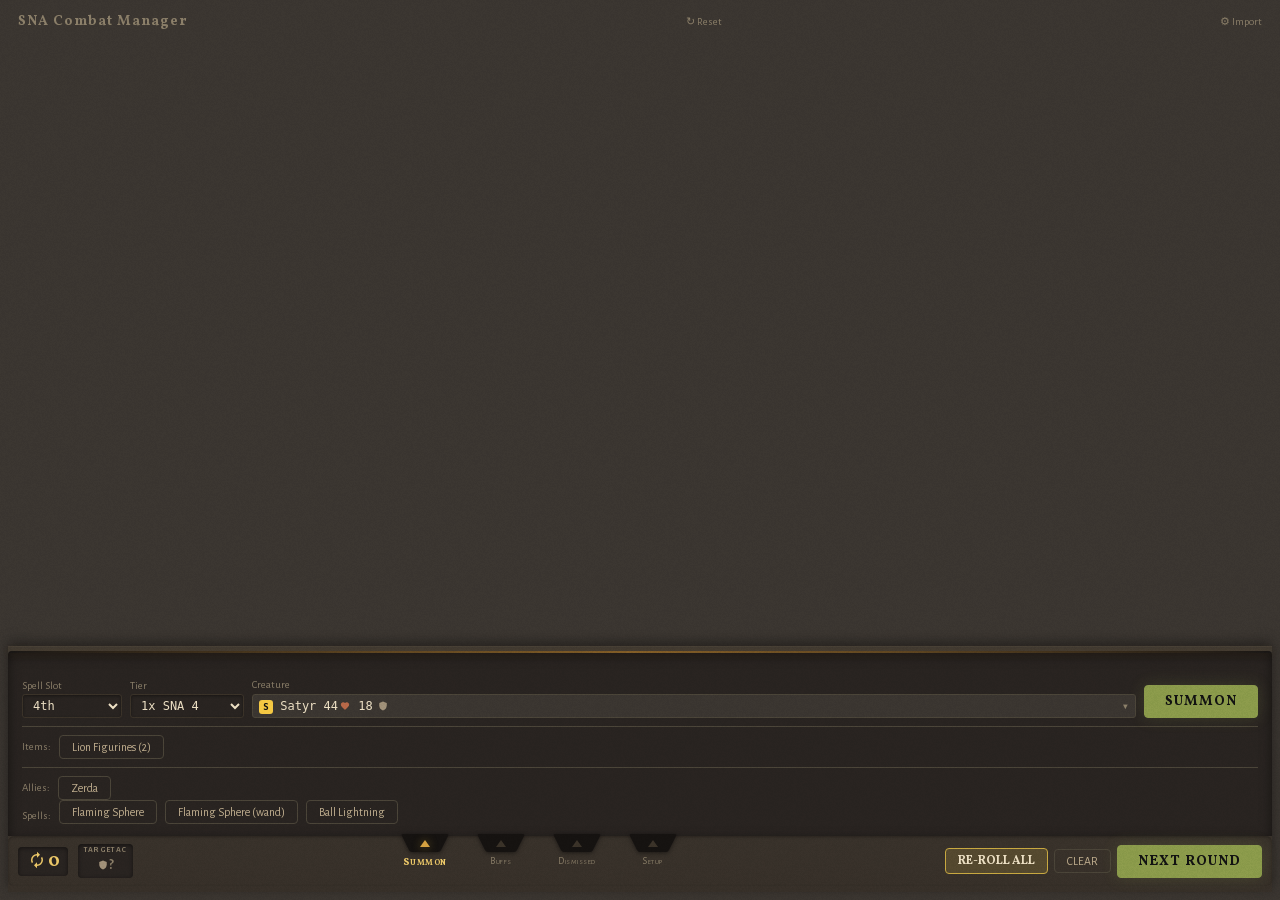
<file: index.html>
<!DOCTYPE html>
<html lang="en">
<head>
<meta charset="UTF-8">
<meta name="viewport" content="width=device-width, initial-scale=1.0">
<title>SNA Combat Manager</title>
<link rel="stylesheet" href="style.css">
</head>
<body>

<!-- ═══ Title Bar ═══ -->
<div class="title-bar">
  <span class="app-title">SNA Combat Manager</span>
  <span class="import-toggle reset-toggle" onclick="resetApp()">↻ Reset</span>
  <span class="import-toggle" onclick="document.getElementById('import-tray').classList.toggle('open')">⚙ Import</span>
</div>

<!-- ═══ Import Tray (Claude JSON) — hidden by default ═══ -->
<div class="panel import-tray" id="import-tray">
  <div class="row">
    <textarea id="inp-import" class="import-textarea" placeholder='{"slot":4,"tier":"lower","creature":"Leopard","buffs":["prayer"]}'></textarea>
    <button class="sm import-btn" onclick="doImport()">Import</button>
  </div>
</div>


<!-- ═══ Creatures + Spell Cards (main viewport) ═══ -->
<div id="creatures-out"></div>

<!-- ═══ Numpad Popup ═══ -->
<div class="numpad" id="numpad">
  <div class="numpad-label" id="np-label"></div>
  <div class="numpad-display" id="np-display" onclick="numpadClear()"></div>
  <div class="numpad-grid">
    <button onclick="numpadKey('7')">7</button><button onclick="numpadKey('8')">8</button><button onclick="numpadKey('9')">9</button>
    <button onclick="numpadKey('4')">4</button><button onclick="numpadKey('5')">5</button><button onclick="numpadKey('6')">6</button>
    <button onclick="numpadKey('1')">1</button><button onclick="numpadKey('2')">2</button><button onclick="numpadKey('3')">3</button>
    <button id="np-sign-btn" onclick="numpadKey('sign')">±</button><button onclick="numpadKey('0')">0</button><button class="np-ok" onclick="numpadKey('ok')">✓</button>
  </div>
</div>

<!-- ═══ Bottom Dock ═══ -->
<div class="bottom-dock">
  <!-- Tray panels (slide up independently) -->
  <div class="tray-panel" id="tray-summon">
    <div class="panel bar-summon">
      <div class="row">
        <div><label>Spell Slot</label><select id="inp-slot" onchange="updTiers()">
          <option value="1">1st</option><option value="2">2nd</option><option value="3">3rd</option>
          <option value="4" selected>4th</option><option value="5">5th</option><option value="6">6th</option>
          <option value="7">7th</option><option value="8">8th</option><option value="9">9th</option>
        </select></div>
        <div><label>Tier</label><select id="inp-tier" onchange="updCreatures()"></select></div>
        <div class="cdrop" id="creature-drop">
          <label>Creature</label>
          <div class="cdrop-display" onclick="toggleCreatureDrop()"><span id="cdrop-text">Select...</span></div>
          <div class="cdrop-list">
            <div id="cdrop-items"></div>
            <input class="cdrop-search" type="text" placeholder="Search..." oninput="filterCreatures(this.value)">
          </div>
        </div>
        <div><label>&nbsp;</label><button class="go" onclick="doSummon()">SUMMON</button></div>
      </div>
      <div class="row bar-items">
        <label class="label-inline">Items:</label>
        <button onclick="summonLions()">Lion Figurines (2)</button>
      </div>
      <div class="row bar-items">
        <label class="label-inline">Allies:</label>
        <button onclick="addCompanion('zerda')">Zerda</button>
      </div>
      <div class="row bar-spells">
        <label class="label-inline">Spells:</label>
        <button onclick="addSpell('sphere')">Flaming Sphere</button>
        <button onclick="addSpell('sphere_wand')">Flaming Sphere (wand)</button>
        <button onclick="addSpell('ball_lightning')">Ball Lightning</button>
      </div>
    </div>
  </div>
  <div class="tray-panel" id="tray-buffs">
    <div class="panel chip-row bar-buffs">
      <span class="chip" data-buff="prayer" onclick="tBuff(this)">Prayer +1a/d</span>
      <span class="chip" data-buff="bless" onclick="tBuff(this)">Bless +1a</span>
      <span class="chip" data-buff="destruction" onclick="tBuff(this)">Destruct +4d</span>
      <span class="chip" data-buff="justice" onclick="tBuff(this)">Justice +3a</span>
      <span class="chip" data-buff="smiting" onclick="tBuff(this)">Smiting</span>
      <span class="chip" data-buff="haste" onclick="tBuff(this)">Haste +1a</span>
      <span class="chip" data-buff="heroism" onclick="tBuff(this)">Heroism +2a</span>
      <span class="chip" data-buff="fh4" onclick="tBuff(this)">Fast Heal 4</span>
      <span class="chip" data-buff="gmf" onclick="tBuff(this)" title="One natural weapon. +1 per 4 caster levels (max +5). Applies to all attack rows of one natural weapon (e.g. both of Zerda's bites).">Gtr Magic Fang</span>
      <span class="chip" data-buff="gmfAll" onclick="tBuff(this)" title="Alternative mode: all of the creature's natural weapons get a flat +1, regardless of caster level.">GMF all +1</span>
    </div>
  </div>
  <div class="tray-panel" id="tray-dismissed">
    <div class="panel bar-dismissed" id="dismissed-content"></div>
  </div>
  <div class="tray-panel" id="tray-setup">
    <div class="panel bar-setup">
      <div class="row">
        <div><label>Caster Level</label><input type="number" id="inp-cl" value="10" min="1" max="20"></div>
        <div><label>Cast Mod</label><input type="number" id="inp-cmod" value="7" min="-2" max="15" title="Casting stat modifier (Wis for Druid)"></div>
      </div>
      <div class="chip-row">
        <label class="label-inline">Feats:</label>
        <span class="chip" data-feat="augment" onclick="tFeat(this)">Augment Summoning</span>
        <span class="chip" data-feat="superior" onclick="tFeat(this)">Superior Summoning</span>
        <span class="chip" data-feat="moonlight" onclick="tFeat(this)">Moonlight Summons</span>
        <span class="chip" data-feat="starlight" onclick="tFeat(this)">Starlight Summons</span>
      </div>
    </div>
  </div>

  <!-- Round bar with tray tab buttons -->
  <div class="panel combat-bar" id="round-bar">
    <div class="round-display"><svg class="icon icon-round" viewBox="0 0 24 24"><path fill="currentColor" d="M12 6v3l4-4l-4-4v3a8 8 0 0 0-8 8c0 1.57.46 3.03 1.24 4.26L6.7 14.8A5.9 5.9 0 0 1 6 12a6 6 0 0 1 6-6m6.76 1.74L17.3 9.2c.44.84.7 1.8.7 2.8a6 6 0 0 1-6 6v-3l-4 4l4 4v-3a8 8 0 0 0 8-8c0-1.57-.46-3.03-1.24-4.26"/></svg><span id="disp-rd">0</span></div>
    <span class="round-ac ac-tap" onclick="openNumpad('ac',null,this)"><span class="ac-tap-label">TARGET AC</span><span><svg class="icon icon-sm icon-ac" viewBox="0 0 24 24"><path fill="currentColor" d="M12 1L3 5v6c0 5.55 3.84 10.74 9 12c5.16-1.26 9-6.45 9-12V5z"/></svg><span id="disp-ac" class="ac-val empty">?</span></span></span>
    <input type="hidden" id="ref-ac" value="">
    <div class="tray-tabs">
      <button class="tray-tab" onclick="toggleTray('summon')" id="tab-summon"><svg class="notch-svg" width="48" height="18" viewBox="0 0 48 18"><path class="notch-shape" d="M2,0 L46,0 Q48,0 47,2 L40,16 Q39,18 37,18 L11,18 Q9,18 8,16 L1,2 Q0,0 2,0 Z"/><polygon class="notch-chev" points="24,6 19,13 29,13"/></svg><span class="notch-label">Summon</span></button>
      <button class="tray-tab" onclick="toggleTray('buffs')" id="tab-buffs"><svg class="notch-svg" width="48" height="18" viewBox="0 0 48 18"><path class="notch-shape" d="M2,0 L46,0 Q48,0 47,2 L40,16 Q39,18 37,18 L11,18 Q9,18 8,16 L1,2 Q0,0 2,0 Z"/><polygon class="notch-chev" points="24,6 19,13 29,13"/></svg><span class="notch-label">Buffs</span></button>
      <button class="tray-tab" onclick="toggleTray('dismissed')" id="tab-dismissed"><svg class="notch-svg" width="48" height="18" viewBox="0 0 48 18"><path class="notch-shape" d="M2,0 L46,0 Q48,0 47,2 L40,16 Q39,18 37,18 L11,18 Q9,18 8,16 L1,2 Q0,0 2,0 Z"/><polygon class="notch-chev" points="24,6 19,13 29,13"/></svg><span class="notch-label">Dismissed</span></button>
      <button class="tray-tab" onclick="toggleTray('setup')" id="tab-setup"><svg class="notch-svg" width="48" height="18" viewBox="0 0 48 18"><path class="notch-shape" d="M2,0 L46,0 Q48,0 47,2 L40,16 Q39,18 37,18 L11,18 Q9,18 8,16 L1,2 Q0,0 2,0 Z"/><polygon class="notch-chev" points="24,6 19,13 29,13"/></svg><span class="notch-label">Setup</span></button>
    </div>
    <div class="round-actions">
      <button class="act" onclick="reroll()">RE-ROLL ALL</button>
      <button onclick="clearAll()">CLEAR</button>
      <button class="go" onclick="nextRound()">NEXT ROUND</button>
    </div>
  </div>
</div>

<!-- ═══ Stat Block Popover ═══ -->
<div class="stat-popover-scrim" id="stat-popover-scrim" onclick="closeStatPopover()">
  <div class="stat-popover" id="stat-popover" onclick="event.stopPropagation()">
    <button class="stat-popover-close" onclick="closeStatPopover()">&times;</button>
    <div id="stat-popover-content"></div>
  </div>
</div>

<script src="bestiary.js"></script>
<script src="app.js"></script>
</body>
</html>
</file>
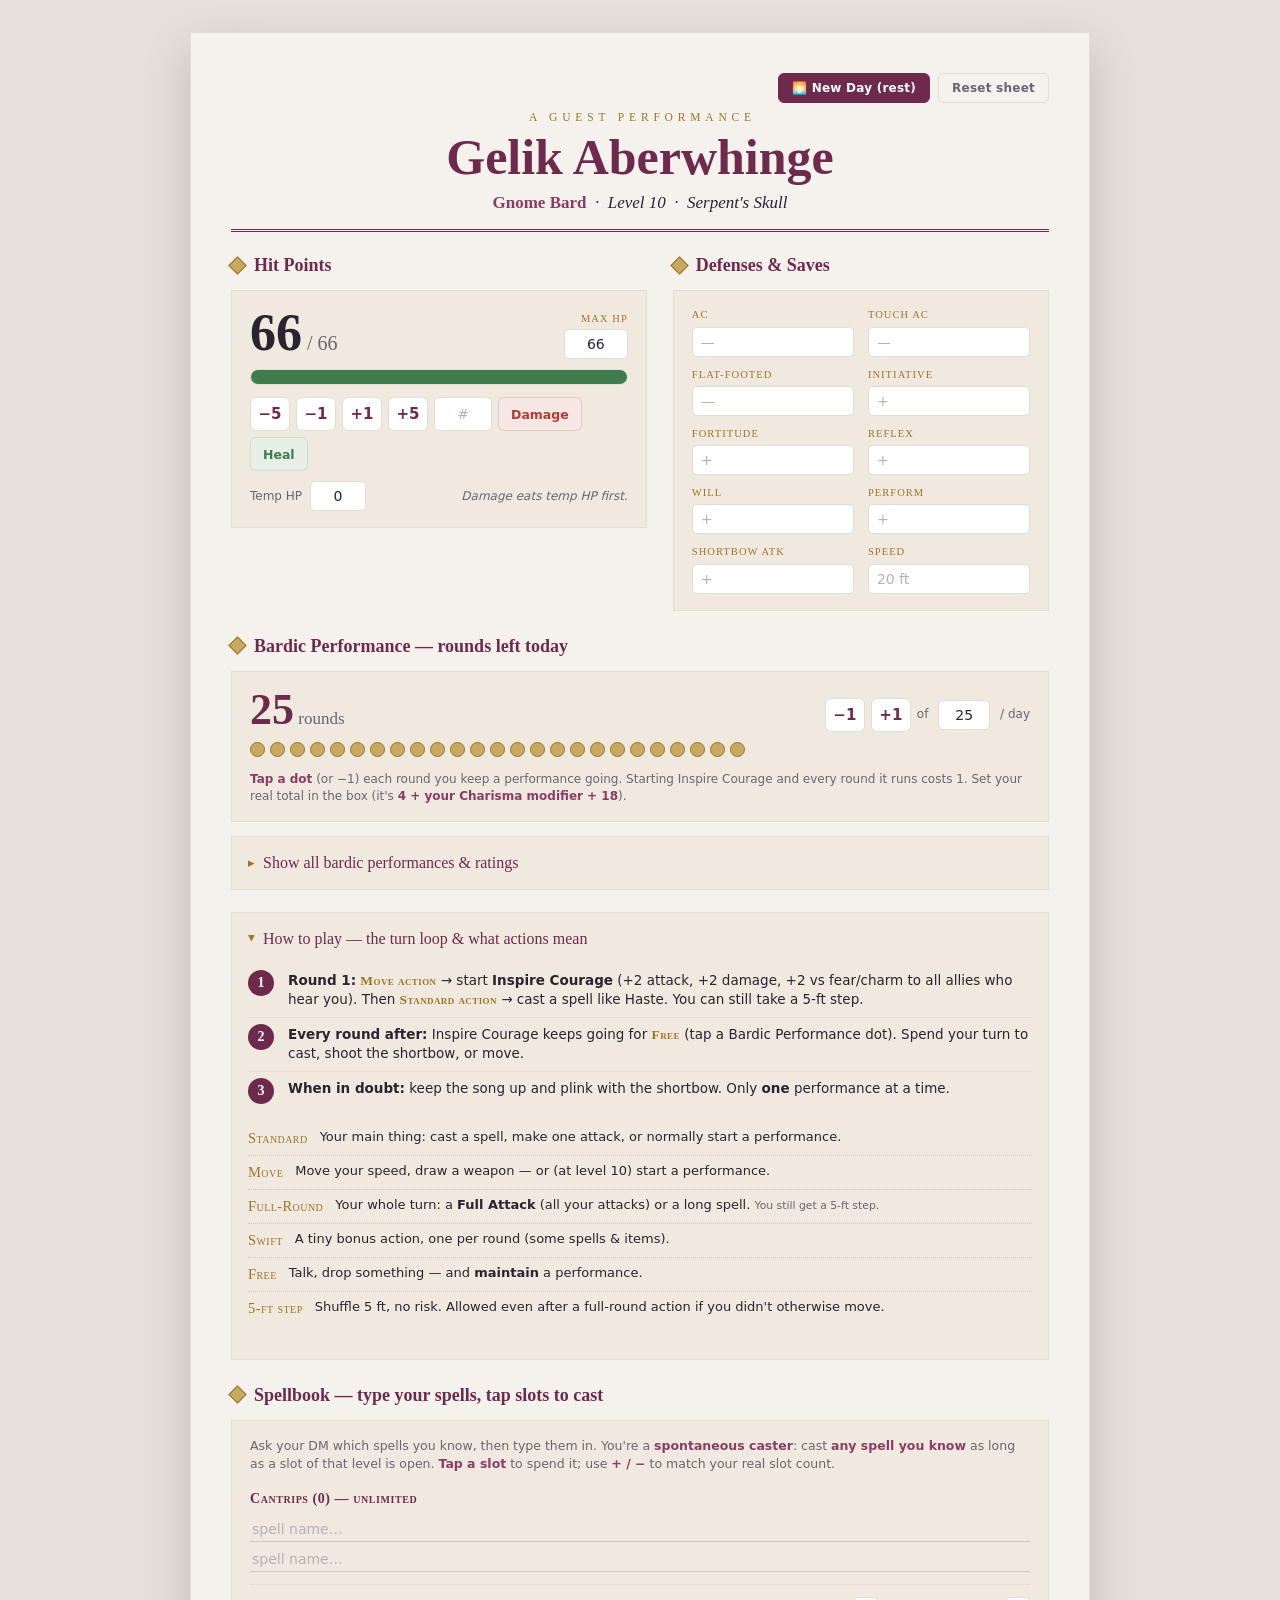
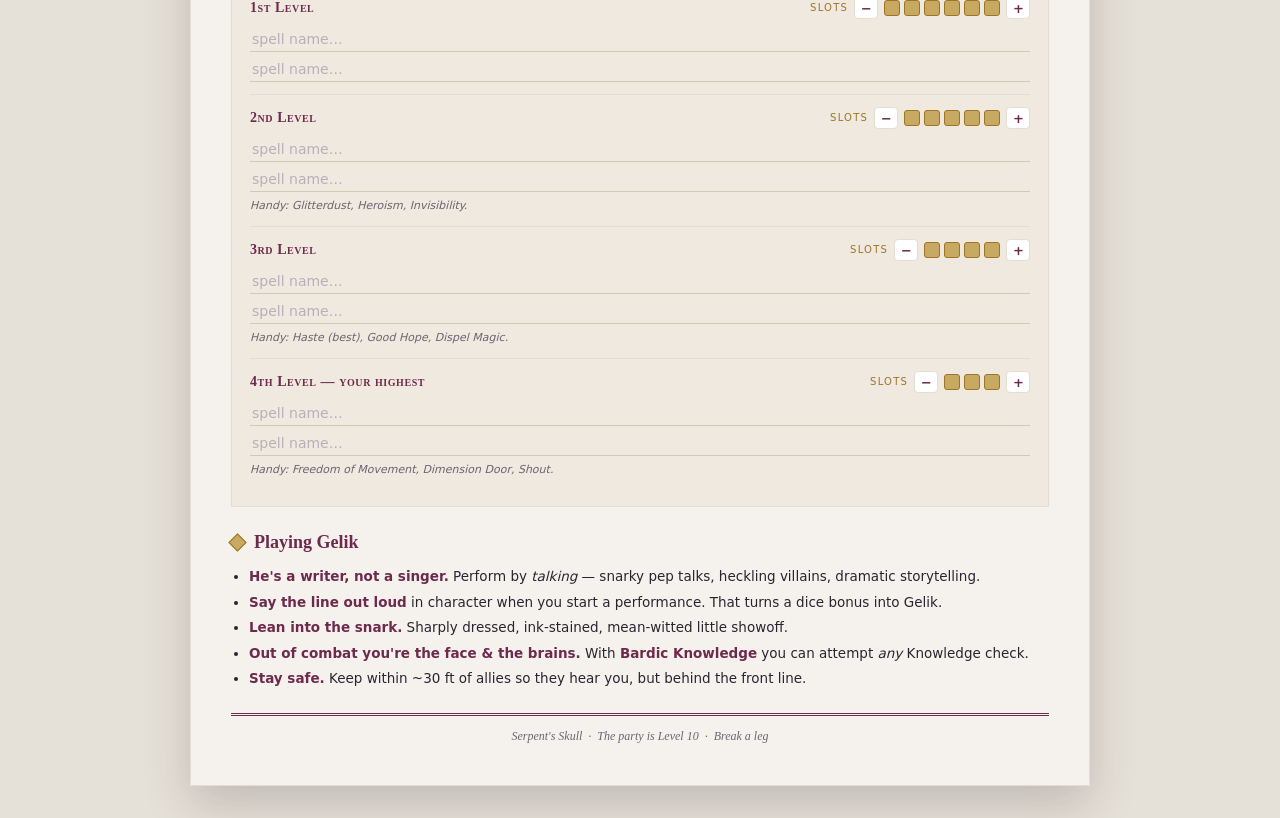
<file: gelik.html>
<!DOCTYPE html>
<html lang="en">
<head>
<meta charset="utf-8">
<meta name="viewport" content="width=device-width, initial-scale=1">
<meta name="description" content="Interactive character sheet for playing Gelik Aberwhinge, a level 10 gnome bard, in Serpent's Skull (Pathfinder 1e).">
<title>Gelik Aberwhinge — Interactive Bard Sheet</title>
<link rel="icon" href="data:image/svg+xml,<svg xmlns=%22http://www.w3.org/2000/svg%22 viewBox=%220 0 100 100%22><text y=%22.9em%22 font-size=%2290%22>%F0%9F%8E%AD</text></svg>">
</head>
<body>
<style>
  :root {
    --paper: #f5f2ee;
    --paper-2: #efe9df;
    --paper-edge: #e4ddd1;
    --ink: #2a2430;
    --muted: #6c6472;
    --plum: #6d2a4c;
    --plum-soft: #8a3d63;
    --brass: #9c7526;
    --brass-soft: #c7a961;
    --rule: #d3c8b2;
    --good: #3f7d4f;
    --warn: #b5852a;
    --bad: #b23b34;
    --frame-bg: #e6e1d8;
    --serif: "Hoefler Text", "Baskerville", "Palatino Linotype", Palatino, Georgia, serif;
    --sans: system-ui, -apple-system, "Segoe UI", Roboto, Helvetica, Arial, sans-serif;
    --mono: ui-monospace, "SF Mono", "Cascadia Mono", Menlo, Consolas, monospace;
  }
  @media (prefers-color-scheme: dark) { :root { --frame-bg: #201c23; } }
  :root[data-theme="dark"] { --frame-bg: #201c23; }
  :root[data-theme="light"] { --frame-bg: #e6e1d8; }

  * { box-sizing: border-box; }
  body {
    margin: 0; background: var(--frame-bg); color: var(--ink);
    font-family: var(--sans); line-height: 1.45;
    padding: clamp(10px, 2.5vw, 34px);
  }
  .sheet {
    max-width: 900px; margin: 0 auto; background: var(--paper);
    border: 1px solid var(--paper-edge);
    box-shadow: 0 18px 44px rgba(40,30,45,.20);
    padding: clamp(16px, 3.4vw, 40px);
  }

  /* Toolbar */
  .toolbar { display: flex; flex-wrap: wrap; gap: 8px; justify-content: flex-end; margin-bottom: 6px; }
  button { font-family: var(--sans); cursor: pointer; border: none; }
  .btn {
    font-size: 12px; font-weight: 600; letter-spacing: .02em;
    padding: 7px 13px; border-radius: 6px; background: #fff;
    border: 1px solid var(--paper-edge); color: var(--ink);
    transition: background .12s, transform .06s;
  }
  .btn:hover { background: var(--paper-2); }
  .btn:active { transform: translateY(1px); }
  .btn.primary { background: var(--plum); color: #fff; border-color: var(--plum); }
  .btn.primary:hover { background: var(--plum-soft); }
  .btn.ghost { background: transparent; color: var(--muted); }

  /* Header */
  header { text-align: center; border-bottom: 3px double var(--plum); padding-bottom: 14px; margin-bottom: 20px; }
  .eyebrow { font-family: var(--serif); font-size: 11.5px; letter-spacing: .42em; text-transform: uppercase; color: var(--brass); margin: 0 0 6px; padding-left: .42em; }
  h1 { font-family: var(--serif); font-weight: 700; font-size: clamp(30px, 6.4vw, 50px); line-height: 1.02; color: var(--plum); margin: 2px 0 8px; text-wrap: balance; }
  .billing { font-family: var(--serif); font-style: italic; font-size: clamp(14px, 2.3vw, 17px); margin: 0; }
  .billing b { font-style: normal; color: var(--plum-soft); }

  h2 { font-family: var(--serif); font-size: 18px; color: var(--plum); margin: 0 0 12px; display: flex; align-items: center; gap: 10px; }
  h2::before { content: ""; width: 11px; height: 11px; flex: none; background: var(--brass-soft); transform: rotate(45deg); border: 1.5px solid var(--brass); }
  section { margin-bottom: 22px; }
  .grid2 { display: grid; grid-template-columns: 1.05fr .95fr; gap: 22px 26px; }
  .card { background: var(--paper-2); border: 1px solid var(--paper-edge); padding: 16px 18px; }

  /* HP tracker */
  .hp-top { display: flex; align-items: flex-end; justify-content: space-between; gap: 12px; margin-bottom: 10px; }
  .hp-cur { font-family: var(--serif); font-weight: 700; font-size: 52px; line-height: 1; color: var(--ink); font-variant-numeric: tabular-nums; }
  .hp-cur small { font-size: 20px; color: var(--muted); font-weight: 400; }
  .hp-maxwrap { text-align: right; font-size: 12px; color: var(--muted); }
  .hp-bar { height: 16px; background: #e0d8c9; border: 1px solid var(--paper-edge); border-radius: 8px; overflow: hidden; margin-bottom: 12px; }
  .hp-fill { height: 100%; width: 100%; background: var(--good); transition: width .2s ease, background .2s; }
  .hp-controls { display: flex; flex-wrap: wrap; gap: 6px; align-items: center; }
  .step { width: 40px; height: 34px; border-radius: 6px; border: 1px solid var(--paper-edge); background: #fff; font-size: 15px; font-weight: 700; color: var(--plum); }
  .step:hover { background: var(--paper); }
  .amt { width: 58px; height: 34px; text-align: center; }
  .dmg { background: #f6e7e5; color: var(--bad); border: 1px solid #e6c9c5; }
  .heal { background: #e6f0e6; color: var(--good); border: 1px solid #cbe0cb; }
  .dmg, .heal { height: 34px; padding: 0 12px; border-radius: 6px; font-weight: 700; font-size: 12.5px; }
  .temp-row { display: flex; align-items: center; gap: 8px; margin-top: 10px; font-size: 12px; color: var(--muted); }

  /* Editable stat inputs */
  input, .in {
    font-family: var(--sans); font-size: 14px; color: var(--ink);
    background: #fff; border: 1px solid var(--paper-edge); border-radius: 5px;
    padding: 6px 8px; width: 100%;
  }
  input:focus, .in:focus { outline: 2px solid var(--brass-soft); outline-offset: 0; border-color: var(--brass); }
  input::placeholder { color: #b8afba; }
  .statgrid { display: grid; grid-template-columns: 1fr 1fr; gap: 10px 14px; }
  .field { display: flex; flex-direction: column; gap: 4px; }
  .field label { font-family: var(--serif); text-transform: uppercase; letter-spacing: .1em; font-size: 10.5px; color: var(--brass); }
  .field input { font-variant-numeric: tabular-nums; }

  /* Bardic Performance */
  .bp-head { display: flex; align-items: flex-end; justify-content: space-between; gap: 12px; margin-bottom: 10px; }
  .bp-cur { font-family: var(--serif); font-weight: 700; font-size: 44px; line-height: 1; color: var(--plum); font-variant-numeric: tabular-nums; }
  .bp-cur small { font-size: 17px; color: var(--muted); font-weight: 400; }
  .pips { display: flex; flex-wrap: wrap; gap: 5px; margin: 10px 0 14px; }
  .pip { width: 15px; height: 15px; border-radius: 50%; border: 1.5px solid var(--brass); background: var(--brass-soft); cursor: pointer; padding: 0; transition: background .1s, transform .06s; }
  .pip.spent { background: transparent; }
  .pip:active { transform: scale(.85); }
  .bp-controls { display: flex; flex-wrap: wrap; gap: 6px; align-items: center; }
  .maxfield { display: inline-flex; align-items: center; gap: 6px; font-size: 12px; color: var(--muted); margin-left: auto; }
  .maxfield input { width: 52px; text-align: center; }

  .note { font-size: 12px; color: var(--muted); margin: 10px 0 0; }
  .note b { color: var(--plum-soft); }

  /* Reference (turn loop + actions) */
  details.ref { border: 1px solid var(--paper-edge); background: var(--paper-2); padding: 4px 16px; margin-bottom: 22px; }
  details.ref summary { font-family: var(--serif); font-size: 16px; color: var(--plum); cursor: pointer; padding: 10px 0; list-style: none; display: flex; align-items: center; gap: 8px; }
  details.ref summary::-webkit-details-marker { display: none; }
  details.ref summary::before { content: "▸"; color: var(--brass); font-size: 13px; transition: transform .15s; }
  details.ref[open] summary::before { transform: rotate(90deg); }
  .ref-body { padding: 4px 0 14px; }
  ol.loop { margin: 0 0 14px; padding: 0; list-style: none; counter-reset: step; }
  ol.loop li { position: relative; padding: 7px 0 7px 40px; border-top: 1px solid var(--paper-edge); font-size: 13.5px; }
  ol.loop li:first-child { border-top: none; }
  ol.loop li::before { counter-increment: step; content: counter(step); position: absolute; left: 0; top: 6px; width: 26px; height: 26px; display: grid; place-items: center; font-family: var(--serif); font-weight: 700; font-size: 14px; color: #fff; background: var(--plum); border-radius: 50%; }
  .act { font-family: var(--serif); font-weight: 700; font-variant: small-caps; letter-spacing: .03em; color: var(--brass); }
  dl.acts div { display: grid; grid-template-columns: auto 1fr; gap: 3px 12px; padding: 6px 0; border-top: 1px dotted var(--rule); font-size: 13px; }
  dl.acts div:first-child { border-top: none; }
  dl.acts dt { font-family: var(--serif); color: var(--brass); font-variant: small-caps; letter-spacing: .03em; font-size: 14.5px; white-space: nowrap; }
  dl.acts dd { margin: 0; }
  dl.acts dd small { color: var(--muted); }

  /* Bardic performance tiers (RPGBOT-style color scale) */
  .tier-legend { display: flex; flex-wrap: wrap; gap: 5px 16px; margin: 0 0 14px; padding-bottom: 12px; border-bottom: 1px dotted var(--rule); font-size: 11.5px; color: var(--muted); align-items: center; }
  .tier-legend .leg { display: inline-flex; align-items: center; gap: 6px; }
  .tier-legend .swatch { width: 12px; height: 12px; border-radius: 3px; background: var(--tier); flex: none; }
  .tier-legend .cite { margin-left: auto; font-style: italic; }
  .perf-list { display: flex; flex-direction: column; gap: 8px; }
  .perf-item { background: #fff; border: 1px solid var(--paper-edge); border-left: 5px solid var(--tier); padding: 10px 14px; }
  .perf-name { font-family: var(--serif); font-weight: 700; font-size: 15px; color: var(--plum); display: flex; align-items: center; gap: 8px; flex-wrap: wrap; }
  .tier-pill { font-family: var(--sans); font-size: 9.5px; font-weight: 700; text-transform: uppercase; letter-spacing: .09em; color: #fff; background: var(--tier); padding: 2px 8px; border-radius: 10px; }
  .perf-mech { font-size: 13px; margin: 5px 0 3px; }
  .perf-use { font-size: 12.5px; color: var(--muted); }
  .perf-use b { color: var(--plum-soft); font-weight: 600; }
  .tier-blue { --tier: #2f6db0; }
  .tier-green { --tier: #3f8f52; }
  .tier-orange { --tier: #c8791f; }
  .tier-red { --tier: #b23b34; }

  /* Spellbook */
  .spellbook { border: 1px solid var(--paper-edge); background: var(--paper-2); padding: 16px 18px; }
  .how { font-size: 12.5px; color: var(--muted); margin: 0 0 16px; }
  .how b { color: var(--plum-soft); }
  .grp { padding: 12px 0; border-top: 1px solid var(--paper-edge); }
  .grp:first-of-type { border-top: none; padding-top: 0; }
  .grp-head { display: flex; align-items: center; gap: 10px; margin-bottom: 8px; flex-wrap: wrap; }
  .grp-name { font-family: var(--serif); font-weight: 700; font-size: 14px; color: var(--plum); font-variant: small-caps; letter-spacing: .04em; }
  .slot-ctrl { display: flex; align-items: center; gap: 6px; margin-left: auto; }
  .slot-ctrl .lbl { font-size: 10px; letter-spacing: .12em; text-transform: uppercase; color: var(--brass); }
  .sbox { width: 16px; height: 16px; border: 1.5px solid var(--brass); background: var(--brass-soft); cursor: pointer; padding: 0; border-radius: 3px; transition: background .1s, transform .06s; }
  .sbox.used { background: transparent; }
  .sbox:active { transform: scale(.85); }
  .stepmini { width: 24px; height: 22px; font-size: 13px; font-weight: 700; color: var(--plum); background: #fff; border: 1px solid var(--paper-edge); border-radius: 4px; line-height: 1; }
  .slotpips { display: flex; gap: 4px; }
  .spell-inputs { display: flex; flex-direction: column; gap: 5px; }
  .spell-inputs input { background: transparent; border: none; border-bottom: 1.5px solid var(--rule); border-radius: 0; padding: 4px 2px; }
  .spell-inputs input:focus { outline: none; border-bottom-color: var(--brass); background: #fff9; }
  .hint { font-size: 11px; color: var(--muted); font-style: italic; margin: 6px 0 0; }

  /* Flavor */
  .flavor ul { margin: 0; padding-left: 18px; }
  .flavor li { margin: 6px 0; font-size: 13.5px; }
  .flavor li b { color: var(--plum); }

  footer { margin-top: 24px; padding-top: 12px; border-top: 3px double var(--plum); text-align: center; font-family: var(--serif); font-style: italic; font-size: 12px; color: var(--muted); }
  .saved { font-size: 11px; color: var(--good); opacity: 0; transition: opacity .3s; }
  .saved.show { opacity: 1; }

  @media (max-width: 640px) { .grid2 { grid-template-columns: 1fr; } }
</style>

<div class="sheet">
  <div class="toolbar">
    <span class="saved" id="saved">saved ✓</span>
    <button class="btn primary" id="newday">🌅 New Day (rest)</button>
    <button class="btn ghost" id="reset">Reset sheet</button>
  </div>

  <header>
    <p class="eyebrow">A Guest Performance</p>
    <h1>Gelik Aberwhinge</h1>
    <p class="billing"><b>Gnome Bard</b> &nbsp;·&nbsp; Level 10 &nbsp;·&nbsp; Serpent's Skull</p>
  </header>

  <div class="grid2">
    <!-- HP -->
    <section>
      <h2>Hit Points</h2>
      <div class="card">
        <div class="hp-top">
          <div class="hp-cur"><span id="hpCur">66</span><small> / <span id="hpMaxLabel">66</span></small></div>
          <div class="hp-maxwrap">
            <div class="field" style="gap:3px;">
              <label>Max HP</label>
              <input id="hpMax" type="text" inputmode="numeric" value="66" style="width:64px;text-align:center;">
            </div>
          </div>
        </div>
        <div class="hp-bar"><div class="hp-fill" id="hpFill"></div></div>
        <div class="hp-controls">
          <button class="step" data-hp="-5">−5</button>
          <button class="step" data-hp="-1">−1</button>
          <button class="step" data-hp="1">+1</button>
          <button class="step" data-hp="5">+5</button>
          <input class="amt" id="hpAmt" type="text" inputmode="numeric" placeholder="#">
          <button class="dmg" id="hpDmg">Damage</button>
          <button class="heal" id="hpHeal">Heal</button>
        </div>
        <div class="temp-row">
          <span>Temp HP</span>
          <input id="tempHp" type="text" inputmode="numeric" value="0" style="width:56px;text-align:center;">
          <span style="margin-left:auto;font-style:italic;">Damage eats temp HP first.</span>
        </div>
      </div>
    </section>

    <!-- Defenses / Saves -->
    <section>
      <h2>Defenses &amp; Saves</h2>
      <div class="card">
        <div class="statgrid">
          <div class="field"><label>AC</label><input data-stat="ac" type="text" placeholder="—"></div>
          <div class="field"><label>Touch AC</label><input data-stat="touch" type="text" placeholder="—"></div>
          <div class="field"><label>Flat-Footed</label><input data-stat="flat" type="text" placeholder="—"></div>
          <div class="field"><label>Initiative</label><input data-stat="init" type="text" placeholder="+"></div>
          <div class="field"><label>Fortitude</label><input data-stat="fort" type="text" placeholder="+"></div>
          <div class="field"><label>Reflex</label><input data-stat="ref" type="text" placeholder="+"></div>
          <div class="field"><label>Will</label><input data-stat="will" type="text" placeholder="+"></div>
          <div class="field"><label>Perform</label><input data-stat="perform" type="text" placeholder="+"></div>
          <div class="field"><label>Shortbow atk</label><input data-stat="shortbow" type="text" placeholder="+"></div>
          <div class="field"><label>Speed</label><input data-stat="speed" type="text" placeholder="20 ft"></div>
        </div>
      </div>
    </section>
  </div>

  <!-- Bardic Performance -->
  <section>
    <h2>Bardic Performance — rounds left today</h2>
    <div class="card">
      <div class="bp-head">
        <div class="bp-cur"><span id="bpCur">25</span><small> rounds</small></div>
        <div class="bp-controls">
          <button class="step" id="bpMinus">−1</button>
          <button class="step" id="bpPlus">+1</button>
          <span class="maxfield">of&nbsp;<input id="bpMax" type="text" inputmode="numeric" value="25">&nbsp;/ day</span>
        </div>
      </div>
      <div class="pips" id="bpPips"></div>
      <p class="note"><b>Tap a dot</b> (or −1) each round you keep a performance going. Starting Inspire Courage and every round it runs costs 1. Set your real total in the box (it's <b>4 + your Charisma modifier + 18</b>).</p>
    </div>

    <details class="ref" style="margin-top:14px; margin-bottom:0;">
      <summary>Show all bardic performances &amp; ratings</summary>
      <div class="ref-body">
        <div class="tier-legend">
          <span class="leg tier-blue"><span class="swatch"></span> Great</span>
          <span class="leg tier-green"><span class="swatch"></span> Good</span>
          <span class="leg tier-orange"><span class="swatch"></span> OK</span>
          <span class="leg tier-red"><span class="swatch"></span> Skip</span>
          <span class="cite">ratings from RPGBOT's PF1 bard guide</span>
        </div>
        <div class="perf-list">

          <div class="perf-item tier-blue">
            <div class="perf-name">Inspire Courage <span class="tier-pill">Great</span></div>
            <div class="perf-mech">Every ally who can hear you gets <b>+2 to attack rolls, +2 weapon damage, and +2 on saves vs fear &amp; charm</b>.</div>
            <div class="perf-use">The bard's bread &amp; butter — it'll eat most of your performance rounds. <b>Start it turn 1</b> and keep it running all fight.</div>
          </div>

          <div class="perf-item tier-blue">
            <div class="perf-name">Inspire Competence <span class="tier-pill">Great</span></div>
            <div class="perf-mech">+3 to one ally's skill check (they must see &amp; hear you).</div>
            <div class="perf-use">Use it for almost <em>any</em> skill check (except Stealth) — help the party's lockpicker, climber, or face nail it.</div>
          </div>

          <div class="perf-item tier-blue">
            <div class="perf-name">Inspire Greatness <span class="tier-pill">Great</span></div>
            <div class="perf-mech">One ally gains <b>2 bonus Hit Dice</b> (2d10 temp HP + their Con), <b>+2 to attack</b>, and <b>+1 Fortitude</b>.</div>
            <div class="perf-use">Fantastic on the front-line fighter (Naz). When the temp HP runs out, just stop and restart it — no extra cost.</div>
          </div>

          <div class="perf-item tier-blue">
            <div class="perf-name">Dirge of Doom <span class="tier-pill">Great</span></div>
            <div class="perf-mech">All enemies within 30 ft become <b>shaken</b> (−2 to attacks, saves, skills). <b>No saving throw.</b></div>
            <div class="perf-use">Soften a cluster of enemies right before an ally drops a save-or-suck spell. (Doesn't stack with other fear effects.)</div>
          </div>

          <div class="perf-item tier-blue">
            <div class="perf-name">Suggestion <span class="tier-pill">Great</span></div>
            <div class="perf-mech">Whisper a reasonable command to one <em>already-fascinated</em> enemy; they obey for hours unless they beat a Will save.</div>
            <div class="perf-use">Fascinate to calm foes, then Suggest they go wander off somewhere — a great way to skip a fight entirely.</div>
          </div>

          <div class="perf-item tier-green">
            <div class="perf-name">Fascinate <span class="tier-pill">Good</span></div>
            <div class="perf-mech">Up to <b>4</b> enemies who can see &amp; hear you must save (Will) or stand transfixed. <b>Breaks the instant they're threatened or take damage.</b></div>
            <div class="perf-use">Surprisingly handy to defuse an ambush or set up a Suggestion. Fragile — any attack ends it.</div>
          </div>

          <div class="perf-item tier-red">
            <div class="perf-name">Countersong <span class="tier-pill">Skip</span></div>
            <div class="perf-mech">For a few rounds, allies may use your Perform check instead of their save vs <b>sonic or language-based</b> effects.</div>
            <div class="perf-use">Very situational — only when an enemy attacks with sound or voice (a harpy's song, a banshee's wail).</div>
          </div>

          <div class="perf-item tier-red">
            <div class="perf-name">Distraction <span class="tier-pill">Skip</span></div>
            <div class="perf-mech">Like Countersong, but covers your allies' saves against <b>visual illusions</b> (patterns, figments).</div>
            <div class="perf-use">Very situational — only against illusion magic. A touch more useful than Countersong.</div>
          </div>

        </div>
        <p class="note" style="margin-top:12px;"><b>Remember:</b> only <b>one</b> performance at a time. When in doubt, Inspire Courage.</p>
      </div>
    </details>
  </section>

  <!-- Reference -->
  <details class="ref" open>
    <summary>How to play — the turn loop &amp; what actions mean</summary>
    <div class="ref-body">
      <ol class="loop">
        <li><b>Round 1:</b> <span class="act">Move action</span> &rarr; start <b>Inspire Courage</b> (+2 attack, +2 damage, +2 vs fear/charm to all allies who hear you). Then <span class="act">Standard action</span> &rarr; cast a spell like Haste. You can still take a 5-ft step.</li>
        <li><b>Every round after:</b> Inspire Courage keeps going for <span class="act">Free</span> (tap a Bardic Performance dot). Spend your turn to cast, shoot the shortbow, or move.</li>
        <li><b>When in doubt:</b> keep the song up and plink with the shortbow. Only <b>one</b> performance at a time.</li>
      </ol>
      <dl class="acts">
        <div><dt>Standard</dt><dd>Your main thing: cast a spell, make one attack, or normally start a performance.</dd></div>
        <div><dt>Move</dt><dd>Move your speed, draw a weapon — or (at level 10) start a performance.</dd></div>
        <div><dt>Full-Round</dt><dd>Your whole turn: a <b>Full Attack</b> (all your attacks) or a long spell. <small>You still get a 5-ft step.</small></dd></div>
        <div><dt>Swift</dt><dd>A tiny bonus action, one per round (some spells &amp; items).</dd></div>
        <div><dt>Free</dt><dd>Talk, drop something — and <b>maintain</b> a performance.</dd></div>
        <div><dt>5-ft step</dt><dd>Shuffle 5 ft, no risk. Allowed even after a full-round action if you didn't otherwise move.</dd></div>
      </dl>
    </div>
  </details>

  <!-- Spellbook -->
  <section>
    <h2>Spellbook — type your spells, tap slots to cast</h2>
    <div class="spellbook">
      <p class="how">Ask your DM which spells you know, then type them in. You're a <b>spontaneous caster</b>: cast <b>any spell you know</b> as long as a slot of that level is open. <b>Tap a slot</b> to spend it; use <b>+ / −</b> to match your real slot count.</p>
      <div id="spellbook"></div>
    </div>
  </section>

  <!-- Flavor -->
  <section class="flavor">
    <h2>Playing Gelik</h2>
    <ul>
      <li><b>He's a writer, not a singer.</b> Perform by <em>talking</em> — snarky pep talks, heckling villains, dramatic storytelling.</li>
      <li><b>Say the line out loud</b> in character when you start a performance. That turns a dice bonus into Gelik.</li>
      <li><b>Lean into the snark.</b> Sharply dressed, ink-stained, mean-witted little showoff.</li>
      <li><b>Out of combat you're the face &amp; the brains.</b> With <b>Bardic Knowledge</b> you can attempt <em>any</em> Knowledge check.</li>
      <li><b>Stay safe.</b> Keep within ~30 ft of allies so they hear you, but behind the front line.</li>
    </ul>
  </section>

  <footer>Serpent's Skull &nbsp;·&nbsp; The party is Level 10 &nbsp;·&nbsp; Break a leg</footer>
</div>

<script>
(function () {
  "use strict";
  var KEY = "gelik-bard-sheet-v1";

  var SPELL_LEVELS = [
    { id: "l0", name: "Cantrips (0) — unlimited", slots: 0, hint: "" },
    { id: "l1", name: "1st Level", slots: 6, hint: "" },
    { id: "l2", name: "2nd Level", slots: 5, hint: "Handy: Glitterdust, Heroism, Invisibility." },
    { id: "l3", name: "3rd Level", slots: 4, hint: "Handy: Haste (best), Good Hope, Dispel Magic." },
    { id: "l4", name: "4th Level — your highest", slots: 3, hint: "Handy: Freedom of Movement, Dimension Door, Shout." }
  ];

  function defaults() {
    var spells = {};
    SPELL_LEVELS.forEach(function (lv) {
      spells[lv.id] = { slots: lv.slots, used: [], names: ["", ""] };
    });
    return {
      stats: {},
      hpMax: 66, hpCur: 66, tempHp: 0,
      bpMax: 25, bpCur: 25,
      spells: spells
    };
  }

  var S;
  try { S = JSON.parse(localStorage.getItem(KEY)) || defaults(); }
  catch (e) { S = defaults(); }
  // migrate/guard
  if (!S.spells) S.spells = defaults().spells;
  SPELL_LEVELS.forEach(function (lv) {
    if (!S.spells[lv.id]) S.spells[lv.id] = { slots: lv.slots, used: [], names: ["", ""] };
    if (!S.spells[lv.id].names) S.spells[lv.id].names = ["", ""];
    if (!S.spells[lv.id].used) S.spells[lv.id].used = [];
  });
  if (!S.stats) S.stats = {};

  var savedEl = document.getElementById("saved");
  var savedTimer;
  function save() {
    try { localStorage.setItem(KEY, JSON.stringify(S)); } catch (e) {}
    savedEl.classList.add("show");
    clearTimeout(savedTimer);
    savedTimer = setTimeout(function () { savedEl.classList.remove("show"); }, 900);
  }

  function num(v, d) { var n = parseInt(v, 10); return isNaN(n) ? d : n; }
  function clamp(n, lo, hi) { return Math.max(lo, Math.min(hi, n)); }

  /* ---------- HP ---------- */
  var hpCurEl = document.getElementById("hpCur");
  var hpMaxLabel = document.getElementById("hpMaxLabel");
  var hpFill = document.getElementById("hpFill");
  var hpMaxInput = document.getElementById("hpMax");
  var tempInput = document.getElementById("tempHp");

  function renderHP() {
    hpMaxInput.value = S.hpMax;
    tempInput.value = S.tempHp;
    hpCurEl.textContent = S.hpCur + (S.tempHp > 0 ? "+" + S.tempHp : "");
    hpMaxLabel.textContent = S.hpMax;
    var ratio = S.hpMax > 0 ? clamp(S.hpCur / S.hpMax, 0, 1) : 0;
    hpFill.style.width = (ratio * 100) + "%";
    hpFill.style.background = ratio > 0.5 ? "var(--good)" : (ratio > 0.25 ? "var(--warn)" : "var(--bad)");
  }
  function changeHP(delta) {
    if (delta < 0) {
      var dmg = -delta;
      if (S.tempHp > 0) {
        var absorbed = Math.min(S.tempHp, dmg);
        S.tempHp -= absorbed; dmg -= absorbed;
      }
      S.hpCur = clamp(S.hpCur - dmg, 0, S.hpMax);
    } else {
      S.hpCur = clamp(S.hpCur + delta, 0, S.hpMax);
    }
    renderHP(); save();
  }
  document.querySelectorAll(".step[data-hp]").forEach(function (b) {
    b.addEventListener("click", function () { changeHP(num(b.getAttribute("data-hp"), 0)); });
  });
  document.getElementById("hpDmg").addEventListener("click", function () {
    var v = num(document.getElementById("hpAmt").value, 0); if (v) changeHP(-Math.abs(v));
  });
  document.getElementById("hpHeal").addEventListener("click", function () {
    var v = num(document.getElementById("hpAmt").value, 0); if (v) changeHP(Math.abs(v));
  });
  hpMaxInput.addEventListener("input", function () {
    S.hpMax = num(hpMaxInput.value, 0);
    S.hpCur = clamp(S.hpCur, 0, S.hpMax);
    renderHP(); save();
  });
  tempInput.addEventListener("input", function () { S.tempHp = num(tempInput.value, 0); renderHP(); save(); });

  /* ---------- Stats ---------- */
  document.querySelectorAll("input[data-stat]").forEach(function (inp) {
    var k = inp.getAttribute("data-stat");
    if (S.stats[k] != null) inp.value = S.stats[k];
    inp.addEventListener("input", function () { S.stats[k] = inp.value; save(); });
  });

  /* ---------- Bardic Performance ---------- */
  var bpCurEl = document.getElementById("bpCur");
  var bpMaxInput = document.getElementById("bpMax");
  var bpPips = document.getElementById("bpPips");

  function renderBP() {
    bpCurEl.textContent = S.bpCur;
    bpMaxInput.value = S.bpMax;
    bpPips.innerHTML = "";
    var cap = Math.min(S.bpMax, 40); // cap dots drawn for sanity
    for (var i = 0; i < cap; i++) {
      var p = document.createElement("button");
      p.className = "pip" + (i >= S.bpCur ? " spent" : "");
      p.setAttribute("aria-label", "performance round " + (i + 1));
      (function (idx) {
        p.addEventListener("click", function () {
          // clicking sets remaining to idx (if filled) or idx+1 (if spent)
          S.bpCur = (idx < S.bpCur) ? idx : idx + 1;
          S.bpCur = clamp(S.bpCur, 0, S.bpMax);
          renderBP(); save();
        });
      })(i);
      bpPips.appendChild(p);
    }
  }
  document.getElementById("bpMinus").addEventListener("click", function () { S.bpCur = clamp(S.bpCur - 1, 0, S.bpMax); renderBP(); save(); });
  document.getElementById("bpPlus").addEventListener("click", function () { S.bpCur = clamp(S.bpCur + 1, 0, S.bpMax); renderBP(); save(); });
  bpMaxInput.addEventListener("input", function () {
    S.bpMax = num(bpMaxInput.value, 0);
    S.bpCur = clamp(S.bpCur, 0, S.bpMax);
    renderBP(); save();
  });

  /* ---------- Spellbook ---------- */
  var sbEl = document.getElementById("spellbook");
  function renderSpellbook() {
    sbEl.innerHTML = "";
    SPELL_LEVELS.forEach(function (lv) {
      var st = S.spells[lv.id];
      var grp = document.createElement("div");
      grp.className = "grp";

      var head = document.createElement("div");
      head.className = "grp-head";
      var nm = document.createElement("span");
      nm.className = "grp-name";
      nm.textContent = lv.name;
      head.appendChild(nm);

      if (lv.slots !== 0 || st.slots > 0) {
        var ctrl = document.createElement("div");
        ctrl.className = "slot-ctrl";
        var lbl = document.createElement("span");
        lbl.className = "lbl"; lbl.textContent = "Slots";
        ctrl.appendChild(lbl);

        var minus = document.createElement("button");
        minus.className = "stepmini"; minus.textContent = "−";
        minus.addEventListener("click", function () {
          st.slots = Math.max(0, st.slots - 1);
          if (st.used.length > st.slots) st.used.length = st.slots;
          renderSpellbook(); save();
        });
        ctrl.appendChild(minus);

        var pipwrap = document.createElement("div");
        pipwrap.className = "slotpips";
        for (var i = 0; i < st.slots; i++) {
          var sb = document.createElement("button");
          sb.className = "sbox" + (st.used[i] ? " used" : "");
          sb.setAttribute("aria-label", lv.name + " slot " + (i + 1));
          (function (idx) {
            sb.addEventListener("click", function () {
              st.used[idx] = !st.used[idx];
              renderSpellbook(); save();
            });
          })(i);
          pipwrap.appendChild(sb);
        }
        ctrl.appendChild(pipwrap);

        var plus = document.createElement("button");
        plus.className = "stepmini"; plus.textContent = "+";
        plus.addEventListener("click", function () {
          st.slots = st.slots + 1;
          renderSpellbook(); save();
        });
        ctrl.appendChild(plus);

        head.appendChild(ctrl);
      }
      grp.appendChild(head);

      var inputs = document.createElement("div");
      inputs.className = "spell-inputs";
      function makeSpellInput(idx) {
        var inp = document.createElement("input");
        inp.type = "text";
        inp.value = st.names[idx] || "";
        inp.placeholder = "spell name…";
        inp.addEventListener("input", function () {
          st.names[idx] = inp.value;
          // grow: append one fresh line (no full re-render, keeps focus)
          if (idx === st.names.length - 1 && inp.value.trim() !== "") {
            st.names.push("");
            inputs.appendChild(makeSpellInput(st.names.length - 1));
          }
          save();
        });
        return inp;
      }
      for (var ni = 0; ni < st.names.length; ni++) inputs.appendChild(makeSpellInput(ni));
      grp.appendChild(inputs);

      if (lv.hint) {
        var h = document.createElement("p");
        h.className = "hint"; h.innerHTML = lv.hint;
        grp.appendChild(h);
      }
      sbEl.appendChild(grp);
    });
  }
  /* ---------- Toolbar ---------- */
  document.getElementById("newday").addEventListener("click", function () {
    S.hpCur = S.hpMax; S.tempHp = 0; S.bpCur = S.bpMax;
    SPELL_LEVELS.forEach(function (lv) { S.spells[lv.id].used = []; });
    renderAll(); save();
  });
  document.getElementById("reset").addEventListener("click", function () {
    if (!confirm("Reset the whole sheet? This clears your saved numbers and spells.")) return;
    S = defaults();
    document.querySelectorAll("input[data-stat]").forEach(function (inp) { inp.value = ""; });
    renderAll(); save();
  });

  function renderAll() { renderHP(); renderBP(); renderSpellbook(); }
  renderAll();
})();
</script>
</body>
</html>
</file>
<file: style.css>
/* ═══ Self-hosted fonts (base64 woff2) ═══ */
@font-face { font-family: 'Vollkorn'; font-style: normal; font-weight: 400 700; src: url([data-uri]) format('woff2'); font-display: swap; }
@font-face { font-family: 'Alegreya Sans'; font-style: normal; font-weight: 400; src: url([data-uri]) format('woff2'); font-display: swap; }
@font-face { font-family: 'Alegreya Sans'; font-style: normal; font-weight: 700; src: url([data-uri]) format('woff2'); font-display: swap; }

:root {
  /* Spacing scale (4px base) */
  --sp-1: 4px; --sp-2: 8px; --sp-3: 12px; --sp-4: 16px; --sp-5: 24px; --sp-6: 32px;
  /* Text hierarchy */
  --text-primary: #ede0c4; --text-body: #c0ae8e; --text-label: #a09078; --text-muted: #8a7e68;
  /* Surface colors (defined now, applied Phase 2) */
  --shell: #3a3530; --card-bg: #403a32; --card-bg-end: #36302a;
  --trough: #282320; --inlaid: #282320; --surface-border: #4a4438;
  /* HP state ramp */
  --hp-healthy: #8a9a4a; --hp-bloodied: #c8a840; --hp-critical: #b86848;
  /* Attack state colors (applied Phase 3) */
  --roll-normal: #d4c4a0; --roll-threat: #d4a040;
  /* Noise texture */
  --noise: url([data-uri]);
  /* ── Twilight Stone palette ── */
  --bg: #3a3530; --surface: #36302a; --card: #403a32;
  --border: #4a4438; --text: #ede0c4; --muted: #8a7e68;
  --hit: #c8d8a0; --miss: #7a7060; --crit: #ecc868;
  --accent: #c8a840; --green: #8a9a4a; --red: #b86848;
  /* Tier colors */
  --tier-s: #f5c842; --tier-a: #5baaff; --tier-b: #8bc34a; --tier-c: #888;
}
* { box-sizing: border-box; margin: 0; padding: 0; }
/* Noise texture overlay — very subtle mineral grain */
body::before { content: ''; position: fixed; inset: 0; background-image: var(--noise); background-repeat: repeat; opacity: 0.035; pointer-events: none; z-index: 10000; mix-blend-mode: overlay; }
body { font-family: 'Alegreya Sans', sans-serif; background: var(--bg); color: var(--text); padding: var(--sp-2); font-size: 13px; line-height: 1.4; min-height: 100dvh; display: flex; flex-direction: column; }

.panel { background: var(--surface); border: 1px solid var(--border); border-radius: 6px; padding: 8px 10px; margin-bottom: 6px; box-shadow: inset 0 1px 3px rgba(0,0,0,0.3); }
button { font-family: inherit; background: transparent; color: var(--text-body); border: 1px solid var(--border); padding: 4px 12px; border-radius: 4px; cursor: pointer; font-size: 12px; transition: all 0.15s ease; touch-action: manipulation; -webkit-tap-highlight-color: transparent; }
button:hover { background: #4a4438; }
button:active { transform: scale(0.96); }
button.act { font-family: 'Vollkorn', serif; background: rgba(200,168,64,0.2); border-color: var(--accent); color: var(--text); font-weight: bold; }
button.act:hover { box-shadow: 0 0 12px rgba(200,168,64,0.3); }
button.go { background: var(--green); border-color: var(--green); color: #111; font-family: 'Vollkorn', serif; font-weight: bold; font-size: 14px; padding: 6px 20px; letter-spacing: 1px; box-shadow: 0 0 16px rgba(138, 154, 74, 0.2); }
button.go:hover { box-shadow: 0 0 20px rgba(138, 154, 74, 0.4); }
button.sm { padding: 2px 8px; font-size: 11px; }
select, input[type=number], input[type=text] { font-family: 'SF Mono', 'Consolas', 'Fira Code', monospace; background: var(--trough); border: 1px solid #3a3228; color: var(--text); padding: 3px 6px; border-radius: 3px; font-size: 12px; box-shadow: inset 0 1px 3px rgba(0,0,0,0.4); }
select { min-width: 100px; }
input[type=number] { width: 50px; }
label { font-size: 11px; color: var(--muted); display: block; margin-bottom: 1px; }
.row { display: flex; gap: var(--sp-2); align-items: end; flex-wrap: wrap; }
.row > div { display: flex; flex-direction: column; }

/* Tier badges */
.tier { display: inline-block; width: 18px; height: 18px; line-height: 18px; text-align: center; border-radius: 3px; font-size: 11px; font-weight: bold; margin-right: 4px; }
.tier-S { background: var(--tier-s); color: #111; }
.tier-A { background: var(--tier-a); color: #111; }
.tier-B { background: var(--tier-b); color: #111; }
.tier-C { background: var(--tier-c); color: #fff; }
.tier-U { background: #555; color: #aaa; }

/* Feat/buff chips */
.chip-row { display: flex; gap: var(--sp-2); row-gap: var(--sp-2); flex-wrap: wrap; align-items: center; }
.chip { display: inline-block; padding: 2px 8px; border-radius: 10px; font-size: 11px; cursor: pointer; user-select: none; background: #322c26; border: 1px solid var(--border); transition: all 0.2s ease; touch-action: manipulation; -webkit-tap-highlight-color: transparent; }
.chip.on { background: #3a3a20; border-color: var(--green); color: var(--green); box-shadow: 0 0 6px rgba(138, 154, 74, 0.3); }

/* Custom creature dropdown */
.cdrop { position: relative; flex: 1; }
.cdrop-display { background: var(--bg); border: 1px solid var(--border); border-radius: 3px; padding: 3px 6px; font-family: 'SF Mono', 'Consolas', 'Fira Code', monospace; font-size: 12px; cursor: pointer; display: flex; align-items: center; gap: 4px; min-height: 24px; }
.cdrop-display .tier { width: 14px; height: 14px; line-height: 14px; font-size: 9px; margin: 0; flex-shrink: 0; }
.cdrop-display::after { content: '▾'; margin-left: auto; color: var(--muted); }
.cdrop-list { display: none; position: absolute; bottom: 100%; left: 0; right: 0; max-height: min(320px, 50dvh); overflow: hidden; background: var(--surface); border: 1px solid var(--border); border-radius: 4px 4px 0 0; z-index: 100; display: none; flex-direction: column; }
.cdrop-list #cdrop-items { overflow-y: auto; flex: 1; scrollbar-width: thin; scrollbar-color: var(--border) var(--bg); }
.cdrop-list #cdrop-items::-webkit-scrollbar { width: 6px; }
.cdrop-list #cdrop-items::-webkit-scrollbar-track { background: var(--bg); }
.cdrop-list #cdrop-items::-webkit-scrollbar-thumb { background: var(--border); border-radius: 3px; }
.cdrop-list #cdrop-items::-webkit-scrollbar-thumb:hover { background: var(--muted); }
.cdrop.open .cdrop-list { display: flex; }
.cdrop.open .cdrop-display { border-radius: 0 0 3px 3px; border-color: var(--roll-threat); }
.cdrop-search { width: 100%; background: var(--trough); border: none; border-top: 1px solid var(--border); color: var(--text); padding: 4px 6px; font-family: 'SF Mono', 'Consolas', 'Fira Code', monospace; font-size: 12px; outline: none; flex-shrink: 0; }
#cdrop-items { --name-col: 140px; }
.cdrop-item { padding: 3px 6px; cursor: pointer; font-family: 'SF Mono', 'Consolas', 'Fira Code', monospace; font-size: 12px; display: grid; grid-template-columns: 24px var(--name-col) 1fr auto; align-items: center; gap: 0; }
.cdrop-item:hover, .cdrop-item.active { background: #4a4438; }
.cdrop-item .tier { width: 14px; height: 14px; line-height: 14px; font-size: 9px; margin: 0 6px 0 0; }
.cdrop-item .cdrop-stats { color: var(--muted); white-space: nowrap; font-size: 11px; text-align: right; }
.cdrop-display .cdrop-stats { margin-left: auto; }
.cdrop-stats .icon { margin-left: 2px; }
.cdrop-stats .icon-ac { margin-left: 5px; }
.cdrop-item .cdrop-name { color: var(--text); padding-left: 6px; }
.cdrop-item .cdrop-note { color: var(--muted); font-size: 10px; padding-left: 6px; overflow: hidden; text-overflow: ellipsis; white-space: nowrap; }

/* ── Creature Cards — fluid grid, spacers between groups ── */
#creatures-out { flex: 1; }
.creatures-flow { display: grid; grid-template-columns: repeat(auto-fill, 280px); gap: var(--sp-3); align-items: start; justify-content: space-evenly; }
.group-spacer { grid-column: 1 / -1; height: var(--sp-3); }
/* Group identity — groove+glow top border (5 warm color stops) */
.ccard[data-group="0"] { --group-color: #8a9a4a; }
.ccard[data-group="1"] { --group-color: #a89060; }
.ccard[data-group="2"] { --group-color: #c8a840; }
.ccard[data-group="3"] { --group-color: #b08848; }
.ccard[data-group="4"] { --group-color: #a86040; }
.ccard::after { content: ''; position: absolute; top: 0; left: 16px; right: 16px; height: 2px; background: var(--group-color, transparent); box-shadow: 0 0 6px var(--group-color, transparent); border-radius: 0 0 2px 2px; }
/* Spell card group colors (warm ember tints) */
.scard[data-group="0"] { --group-color: #a86040; }
.scard[data-group="1"] { --group-color: #b08060; }
.scard[data-group="2"] { --group-color: #c8a060; }
.scard[data-group="3"] { --group-color: #a89060; }
.scard::after { content: ''; position: absolute; top: 0; left: 16px; right: 16px; height: 2px; background: var(--group-color, transparent); box-shadow: 0 0 6px var(--group-color, transparent); border-radius: 0 0 2px 2px; }
.ccard { background: linear-gradient(165deg, var(--card), var(--surface)); border: none; border-top: 1px solid rgba(255,235,200,0.08); border-radius: 6px; padding: var(--sp-3); box-shadow: -3px -3px 8px rgba(255,235,200,0.04), 4px 4px 12px rgba(0,0,0,0.5); position: relative; }
.group-tag { font-size: 10px; padding: 2px 6px; border-radius: 6px; background: #2a2620; color: var(--muted); margin-left: 6px; }
.casting-tag { background: var(--crit); color: #1a1610; padding: 2px 8px; border-radius: 8px; font-size: 10px; font-weight: bold; }
.ccard.dead { opacity: 0.25; }
@keyframes cast-pulse {
  0%, 100% { border-color: var(--crit); opacity: 0.7; }
  50% { border-color: rgba(236,200,104,0.4); opacity: 0.5; }
}
.ccard.casting { border-style: dashed; border-color: var(--crit); animation: cast-pulse 2s ease-in-out infinite; }
.ccard-namerow { display: flex; justify-content: space-between; align-items: flex-end; margin-bottom: 2px; }
.ccard-name { font-family: 'Vollkorn', serif; font-weight: 700; font-size: 13px; letter-spacing: 0.5px; line-height: 1.2; min-height: 2.4em; display: flex; align-items: flex-end; cursor: pointer; -webkit-tap-highlight-color: transparent; }
.ccard-name:hover { color: var(--roll-threat); }
.ccard-dur { font-size: 9px; color: var(--text-muted); flex-shrink: 0; align-self: flex-end; }
.ccard-id { font-size: 10px; color: var(--text); position: absolute; top: 6px; right: 8px; display: flex; align-items: center; gap: 6px; }
.ccard-dismiss { color: var(--muted); cursor: pointer; font-size: 12px; }
.ccard-dismiss:hover { color: var(--hp-critical); }
.ccard-head { display: flex; justify-content: space-between; align-items: center; margin-bottom: 4px; }
.ccard-hp { font-size: 14px; color: var(--text-primary); font-weight: bold; white-space: nowrap; flex-shrink: 0; }
.ccard-ac { font-size: 11px; color: var(--text-label); margin-left: auto; }
.ccard-ac.ac-up { color: var(--green); }
.ccard-ac.ac-down { color: var(--red); }
.ccard-cmd { font-size: 9px; color: var(--text-label); flex-shrink: 0; margin-left: auto; }
.ccard-meta { font-size: 10px; color: var(--text-muted); margin-top: 6px; display: flex; justify-content: space-between; align-items: flex-start; gap: 4px; }
.ccard-meta .meta-spd { min-width: 0; }
.ccard-meta .meta-right { flex-shrink: 0; text-align: right; line-height: 1.4; }
.aug-chip { font-size: 10px; padding: 2px 7px; border-radius: 8px; background: rgba(236,200,104,0.1); color: var(--crit); border: 1px solid rgba(236,200,104,0.3); }
/* Inline SVG icons — consistent sizing */
.icon { display: inline-block; width: 12px; height: 12px; vertical-align: -2px; margin: 0 2px; }
.icon:last-child { margin-right: 0; }
.icon-sm { width: 10px; height: 10px; vertical-align: -1px; margin: 0 1px; }
.icon-sm:last-child { margin-right: 0; }
.icon-hp { color: var(--hp-critical); }
.icon-ac { color: var(--text-label); }
.icon-dmg { color: var(--crit); }
.icon-round { width: 18px; height: 18px; vertical-align: -3px; color: var(--crit); margin-right: 2px; }
.icon-pip { display: inline-block; width: 7px; height: 7px; vertical-align: 1px; }
/* Shaped pips — clip-path for accessibility (shape survives without color) */
.pip { display: inline-block; width: 8px; height: 8px; vertical-align: 1px; }
.pip-grab { background: #a89060; clip-path: polygon(50% 0%, 50% 100%, 0% 100%, 0% 0%); }
.pip-poison { background: #7a8a50; clip-path: polygon(50% 0%, 100% 100%, 0% 100%); }
.pip-trip { background: #b08848; clip-path: polygon(50% 0%, 100% 50%, 50% 100%, 0% 50%); }
.pip-burn { background: #a86040; clip-path: polygon(50% 5%, 65% 35%, 98% 40%, 73% 63%, 80% 95%, 50% 78%, 20% 95%, 27% 63%, 2% 40%, 35% 35%); }
.pip-disease { background: #908040; }
.pip-stun { background: #c0b898; clip-path: polygon(50% 0%, 87% 25%, 87% 75%, 50% 100%, 13% 75%, 13% 25%); }
/* Attack name pip column */
.atk-pips { display: inline-block; width: 10px; text-align: center; }
.atk-name { text-transform: lowercase; }
.atk-primary { font-weight: bold; }
.atk-rake { color: var(--crit); }
.gmf-mark { color: var(--accent); font-size: 9px; margin-left: 3px; vertical-align: super; }
/* Legend colors match pips */
.legend-grab { color: #a89060; }
.legend-grab .sp-link { color: var(--roll-threat); font-size: 11px; }
.legend-poison { color: #7a8a50; }
.legend-poison .sp-link { color: #7a8a50; font-size: 11px; }
.legend-trip { color: #b08848; }
.legend-trip .sp-link { color: #b08848; font-size: 11px; }
.legend-burn { color: #a86040; }
.legend-burn .sp-link { color: #a86040; font-size: 11px; }
.legend-disease { color: #908040; }
.legend-disease .sp-link { color: #908040; font-size: 11px; }
.legend-stun { color: #c0b898; }
.legend-stun .sp-link { color: #c0b898; font-size: 11px; }
/* Tactical badges — non-interactive, with tooltips */
.tac-badge { font-size: 9px; padding: 1px 5px; border-radius: 6px; background: #2a2620; color: var(--text-label); border: 1px solid var(--border); cursor: help; position: relative; }
.tac-badge[title]:hover::after { content: attr(title); position: absolute; bottom: 100%; left: 50%; transform: translateX(-50%); background: var(--surface); color: var(--text); border: 1px solid var(--border); border-radius: 4px; padding: 4px 8px; font-size: 10px; white-space: nowrap; z-index: 50; pointer-events: none; margin-bottom: 4px; }
/* HP controls + AC/CMD on same row */
.hp-row { display: flex; align-items: center; gap: 3px; margin-bottom: 6px; }
.hpbar { background: var(--trough); border-radius: 3px; height: 4px; box-shadow: inset 0 1px 3px rgba(0,0,0,0.5); margin-bottom: 6px; cursor: pointer; }
.hpfill { height: 100%; border-radius: 2px; background: var(--hp-healthy); transition: width 0.2s; box-shadow: 0 0 4px var(--hp-healthy); width: calc(var(--hp-cur) / var(--hp-max) * 100%); }
.hpfill.low { background: var(--hp-bloodied); box-shadow: 0 0 8px var(--hp-bloodied); }
.hpfill.crit { background: var(--hp-critical); box-shadow: 0 0 12px var(--hp-critical); animation: pulse-hp 1.5s ease-in-out infinite; }
@keyframes pulse-hp {
  0%, 100% { opacity: 1; }
  50% { opacity: 0.6; }
}

/* Buff chips on creature — unified with pounce/grapple */
.ccard .buff-chips { display: flex; gap: 3px; flex-wrap: wrap; margin-bottom: 4px; }
.ccard .buff-chip { font-size: 10px; padding: 2px 7px; border-radius: 8px; background: rgba(138,154,74,0.15); color: var(--green); cursor: pointer; border: 1px solid transparent; box-shadow: inset 0 1px 2px rgba(0,0,0,0.2); }
.ccard .buff-chip.off { background: rgba(184,104,72,0.15); color: var(--red); text-decoration: line-through; }

/* ── Sorted Roll Table — THE KEY UX ── */
.roll-table { width: 100%; border-collapse: collapse; font-size: 12px; }
.roll-table th { text-align: left; font-size: 10px; color: var(--text-label); padding: 2px 4px; border-bottom: 1px solid var(--border); }
.roll-table th.r { text-align: right; }
.roll-table .th-sum { color: var(--crit); font-size: 12px; font-weight: bold; cursor: help; }
.roll-table td { padding: var(--sp-1); }
.roll-table tr.hit td { color: var(--hit); }
.roll-table tr.miss td { color: var(--miss); }
.roll-table tr.crit td { color: var(--crit); font-weight: bold; }
.roll-table tr:nth-child(even) td { background: rgba(255,255,255,0.02); }
.roll-table tbody tr + tr td { border-top: 1px dotted #544c40; }
.roll-table .total { font-weight: bold; font-size: 14px; text-align: right; }
.roll-table .dmg { font-weight: bold; font-size: 14px; text-align: right; }
.roll-table .total, .roll-table .dmg, .roll-table .running { font-family: 'Vollkorn', serif; font-feature-settings: 'tnum' 1; }
.roll-table .special { font-size: 10px; color: var(--text-body); }
/* Tooltip for breakdown */
.roll-table td[title] { cursor: help; border-bottom: 1px dotted var(--muted); }

/* Auto-damage rows (constrict, maintain auto-dmg) */
.roll-table tr.auto-active td { color: var(--hit); }
.roll-table tr.auto-muted td { color: var(--muted); opacity: 0.5; }
.roll-table tr.auto-muted td.dmg { font-weight: normal; }

/* AC threshold line */
.ac-line { border-top: none; }
.ac-line td { padding-top: 4px; border-top: 2px solid rgba(200,140,50,0.5); box-shadow: 0 -2px 6px rgba(200,140,50,0.15); }

/* Roll summary — table-aligned */
.roll-summary { font-size: 12px; padding: 6px 0 2px; }
.roll-summary-table { width: 100%; font-size: 12px; border-collapse: collapse; }
.roll-summary-table td { padding: 1px 4px; }
.roll-summary-table .total-dmg { color: var(--crit); font-weight: bold; font-size: 20px; text-align: right; }
.roll-summary-table .grab-info { color: var(--roll-threat); font-size: 11px; }
.roll-summary-table .summary-label { color: var(--text-muted); }

/* Running total column */
.roll-table .running { font-size: 11px; color: var(--muted); text-align: right; }
.roll-table tr.hit .running { color: var(--hit); font-weight: bold; }

/* ── Actions row ── */
.ccard-actions { display: flex; gap: 3px; margin-top: 4px; }

/* Spell effect cards (in creatures-flow) */
.scard { background: linear-gradient(165deg, #3a3230, #322a28); border: none; border-top: 1px solid rgba(255,235,200,0.06); border-radius: 6px; padding: var(--sp-3); box-shadow: -3px -3px 8px rgba(255,235,200,0.03), 4px 4px 12px rgba(0,0,0,0.5); position: relative; }
.scard-namerow { display: flex; justify-content: space-between; align-items: flex-end; margin-bottom: 4px; }
.scard-name { font-family: 'Vollkorn', serif; font-weight: 700; font-size: 12px; letter-spacing: 0.5px; color: var(--text); }
.scard-id { font-size: 10px; color: var(--muted); position: absolute; top: 6px; right: 8px; display: flex; align-items: center; gap: 6px; }
.scard-dismiss { color: var(--muted); cursor: pointer; font-size: 12px; }
.scard-dismiss:hover { color: var(--hp-critical); }
.scard-meta { display: flex; justify-content: space-between; align-items: center; font-size: 11px; color: var(--muted); margin-bottom: 4px; }
.scard-dice { color: var(--text-body); }
.scard-dc { font-size: 11px; color: var(--text-label); margin-bottom: 6px; }
.scard-result { background: var(--trough); border: 1px solid var(--border); border-radius: 4px; padding: 6px 10px; text-align: center; margin-bottom: 6px; }
.scard-dmg { font-size: 22px; font-weight: bold; color: var(--crit); }
.scard-breakdown { font-size: 11px; color: var(--muted); margin-top: 2px; }
.scard-actions { display: flex; gap: 4px; margin-bottom: 4px; }
.scard-note { font-size: 10px; color: var(--text-muted); line-height: 1.3; }

/* Stat block panel */
.statblock { background: var(--trough); border: 1px solid var(--border); border-radius: 4px; padding: 6px 8px; margin-top: 4px; font-size: 11px; display: none; }
.ccard.show-stats .statblock { display: block; }
.statblock .sb-row { display: flex; gap: 12px; flex-wrap: wrap; padding: 1px 0; }
.statblock .sb-label { color: var(--muted); min-width: 35px; }
.statblock .sb-val { color: var(--text); }
.statblock .sb-section { border-top: 1px solid var(--border); margin-top: 3px; padding-top: 3px; }
.statblock a { color: var(--roll-threat); text-decoration: none; font-size: 10px; }
.statblock a:hover { text-decoration: underline; }
.sb-abilities { display: grid; grid-template-columns: repeat(6, 1fr); gap: 2px; text-align: center; }
.sb-abilities .ab-label { font-size: 9px; color: var(--muted); }
.sb-abilities .ab-val { font-weight: bold; }

/* pfsrd links for specials */
.sp-link { color: var(--roll-threat); text-decoration: none; font-size: 10px; }
.sp-link:hover { text-decoration: underline; }

/* HP tap target (replaces hp-compact) */
.hp-tap { cursor: pointer; padding: 2px 6px; border-radius: 4px; transition: background 0.15s; touch-action: manipulation; -webkit-tap-highlight-color: transparent; }
.hp-tap:hover { background: rgba(255,255,255,0.06); }
.hp-tap:active { background: rgba(255,255,255,0.1); }
/* AC tap target in dock */
.ac-tap { cursor: pointer; padding: 2px 6px; border-radius: 4px; font-size: 14px; font-weight: bold; transition: background 0.15s; touch-action: manipulation; -webkit-tap-highlight-color: transparent; border: none; background: var(--trough); box-shadow: inset 0 1px 4px rgba(0,0,0,0.5); display: flex; flex-direction: column; align-items: center; gap: 0; }
.ac-tap:hover { background: var(--trough); box-shadow: inset 0 1px 4px rgba(0,0,0,0.5), 0 0 6px rgba(200,168,64,0.2); }
.ac-tap-label { font-size: 8px; color: var(--muted); letter-spacing: 0.5px; line-height: 1; }
.ac-tap .ac-val { color: var(--text); }
.ac-tap .ac-val.empty { color: var(--muted); }

/* Numpad popup */
.numpad { display: none; position: fixed; z-index: 200; background: linear-gradient(165deg, var(--card), var(--surface)); border: none; border-top: 1px solid rgba(255,235,200,0.08); border-radius: 8px; padding: 6px; box-shadow: 0 8px 32px rgba(0,0,0,0.5); touch-action: manipulation; }
.numpad.open { display: block; }
.numpad-display { text-align: center; font-size: 20px; font-weight: bold; padding: 6px 8px; margin-bottom: 4px; background: var(--trough); border: none; border-radius: 4px; box-shadow: inset 0 1px 4px rgba(0,0,0,0.5); min-width: 140px; min-height: 36px; line-height: 36px; }
.numpad-display .np-sign { color: var(--muted); }
.numpad-display .np-sign.heal { color: var(--hp-healthy); }
.numpad-display .np-sign.dmg { color: var(--hp-critical); }
.numpad-grid { display: grid; grid-template-columns: repeat(3, 48px); gap: 4px; }
.numpad-grid button { width: 48px; height: 44px; font-size: 18px; font-weight: bold; font-family: inherit; background: var(--surface); color: var(--text); border: 1px solid var(--border); border-radius: 6px; cursor: pointer; touch-action: manipulation; -webkit-tap-highlight-color: transparent; transition: background 0.1s; }
.numpad-grid button:hover { background: #4a4438; }
.numpad-grid button:active { background: #5a5040; transform: scale(0.95); }
.numpad-grid .np-sign-btn { font-size: 14px; color: var(--muted); }
.numpad-grid .np-sign-btn.heal { color: var(--hp-healthy); }
.numpad-grid .np-sign-btn.dmg { color: var(--hp-critical); }
.numpad-grid .np-ok { background: var(--hp-healthy); color: #111; border-color: var(--hp-healthy); }
.numpad-grid .np-ok:hover { box-shadow: 0 0 10px rgba(138,154,74,0.4); }
.numpad-grid .np-ac-label { font-size: 11px; color: var(--roll-threat); cursor: default; background: transparent; border-color: transparent; }
.numpad-label { text-align: center; font-size: 10px; color: var(--muted); margin-bottom: 2px; }

/* Unified toggle system — 3 intensity tiers, shared off-state */
.toggle-btn { background: transparent; color: var(--text-muted); padding: 2px 7px; border-radius: 8px; font-size: 10px; font-weight: bold; cursor: pointer; border: 1px solid #4a4438; transition: all 0.15s; touch-action: manipulation; -webkit-tap-highlight-color: transparent; }
.toggle-btn:hover { background: rgba(138,154,74,0.1); border-color: #5a5040; }
/* Situational — quietest (Flank, Earth/Water Mastery) */
.toggle-btn.situational.active { background: rgba(138,154,74,0.15); color: var(--text-body); border-color: #6b7a3a; }
/* State — medium (Grapple) */
.toggle-btn.state.active { background: rgba(200,168,64,0.2); color: var(--text-primary); border-color: #c8a840; font-weight: bold; }
/* Decision — brightest gold + glow (Pounce, PA, Charge) */
.toggle-btn.decision.active { background: rgba(236,200,104,0.2); color: var(--crit); border-color: var(--crit); box-shadow: 0 0 6px rgba(236,200,104,0.3); }
.auto-trip { font-size: 9px; color: #b08848; }
.auto-dc { font-size: 9px; color: #8898b0; margin-left: 3px; }
.rend-row { border-top: 1px dashed var(--border); }
/* Notable feat badges */
.feat-badge { font-size: 9px; padding: 1px 5px; border-radius: 6px; background: #2a2620; color: var(--text-muted); border: 1px solid var(--border); }
/* Decisions row — pre-turn toggles above attack table */
.decisions-row { display: flex; gap: var(--sp-1); align-items: center; margin-bottom: 4px; padding-bottom: 4px; border-bottom: 2px solid #221e18; box-shadow: 0 1px 0 rgba(255,235,200,0.06); }
.decisions-row:has(+ .feat-badge-row) { border-bottom: none; padding-bottom: 0; }
.decisions-right { margin-left: auto; }
.feat-badge-row { display: flex; gap: 4px; flex-wrap: wrap; margin-bottom: 4px; padding-bottom: 4px; border-bottom: 2px solid #221e18; box-shadow: 0 1px 0 rgba(255,235,200,0.06); }
/* Muted buff chips (bottom of card) */
.buff-chips-muted { display: flex; gap: 3px; flex-wrap: wrap; align-items: center; margin-top: 4px; padding-top: 4px; border-top: 1px solid #3a3228; }
.buff-chips-muted .buff-chip { font-size: 9px; padding: 1px 5px; opacity: 0.5; }
.buff-chips-muted .buff-chip:hover { opacity: 1; }
.buff-chips-muted .buff-chip.local { border: 1px dashed var(--hp-healthy); opacity: 0.7; }
.buff-chips-muted .aug-chip { font-size: 9px; padding: 1px 5px; opacity: 0.5; }
/* Buff add button */
.buff-add-btn { display: inline-flex; align-items: center; justify-content: center; width: 16px; height: 16px; border-radius: 50%; background: var(--border); color: var(--muted); font-size: 11px; cursor: pointer; font-weight: bold; line-height: 1; }
.buff-add-btn:hover { background: var(--roll-threat); color: #111; }
/* Buff add popup */
.buff-add-popup { position: fixed; background: linear-gradient(165deg, var(--card), var(--surface)); border: 1px solid var(--border); border-radius: 4px; padding: 4px; z-index: 200; min-width: 120px; box-shadow: 0 4px 16px rgba(0,0,0,0.5); }
.buff-add-popup .buff-add-item { padding: 4px 8px; cursor: pointer; font-size: 11px; border-radius: 3px; color: var(--muted); }
.buff-add-popup .buff-add-item:hover { background: #4a4438; }
.buff-add-popup .buff-add-detail { color: var(--muted); }

/* ── Inline-style replacements ── */
.label-inline { display: inline; }
/* Title bar */
.title-bar { display: flex; justify-content: space-between; align-items: center; padding: 4px 10px; margin-bottom: 4px; }
.app-title { font-family: 'Vollkorn', serif; font-size: 14px; font-weight: 700; color: var(--muted); letter-spacing: 1px; }
.import-toggle { font-size: 11px; color: var(--muted); cursor: pointer; }


/* Combat/Round bar (bottom) */
.combat-bar { display: flex; gap: 6px; align-items: center; flex-wrap: wrap; border: none; background: transparent; overflow: visible; position: relative; }
.round-display { font-family: 'Vollkorn', serif; font-size: 18px; font-weight: 700; color: var(--crit); margin-right: 4px; background: var(--trough); padding: 2px 8px; border-radius: 4px; box-shadow: inset 0 1px 4px rgba(0,0,0,0.5); }
.round-ac { display: flex; align-items: center; gap: 2px; }
.round-actions { display: flex; gap: 6px; margin-left: auto; align-items: center; }
.buff-ac-ref { margin-left: auto; display: flex; align-items: center; gap: 4px; }

/* Bottom dock — round bar + slide-up trays */
.bottom-dock { position: sticky; bottom: 0; z-index: 50; background: linear-gradient(180deg, #3e3830, #362f28); border-top: 1px solid rgba(255,235,200,0.08); box-shadow: 0 -4px 12px rgba(0,0,0,0.4); overflow: visible; padding-top: 4px; }

/* Tray panels slide up from the bar */
.tray-panel { max-height: 0; overflow: hidden; transition: max-height 0.25s ease; }
.tray-panel.open { max-height: 300px; overflow: visible; }
.tray-panel.open .panel::before { content: ''; position: absolute; left: 0; right: 0; top: 0; height: 2px; background: linear-gradient(90deg, transparent, rgba(200,140,50,0.4) 30%, rgba(200,140,50,0.6) 50%, rgba(200,140,50,0.4) 70%, transparent); box-shadow: 0 0 8px rgba(200,140,50,0.2); }
.tray-panel.open .panel { position: relative; padding-top: calc(var(--sp-3) + 6px); }
.tray-panel .panel { margin-bottom: 0; border: none; border-radius: 4px 4px 0 0; padding: var(--sp-3) 14px; background: var(--inlaid); box-shadow: inset 0 4px 12px rgba(0,0,0,0.5); }

/* Tray tabs — poke above dock top edge, merge into dock interior */
.tray-tabs { display: flex; gap: 12px; align-self: stretch; flex: 1; justify-content: center; }
.tray-tab { background: transparent; border: none; cursor: pointer; transition: all 0.15s; position: relative; top: -10px; margin-bottom: -10px; display: flex; flex-direction: column; align-items: center; gap: 0; padding: 0; min-width: 64px; }
.tray-tab:hover .notch-label { color: var(--text-body); }
.tray-tab:hover .notch-chev { fill: #5a5040; }
.tray-tab.active { z-index: 1; }
.tray-tab.active .notch-label { color: var(--text-body); }
.tray-tab.has-items .notch-label { color: var(--hp-critical); }
/* Per-tray active chevron colors */
#tab-buffs.active .notch-chev { fill: #6a8a3a; filter: drop-shadow(0 0 4px rgba(100,140,50,0.5)); }
#tab-buffs.active .notch-label { color: #8aaa58; }
#tab-dismissed.active .notch-chev { fill: #a05a40; filter: drop-shadow(0 0 4px rgba(160,80,50,0.4)); }
#tab-dismissed.active .notch-label { color: #a08050; }
#tab-setup.active .notch-chev { fill: #8a7a50; filter: drop-shadow(0 0 3px rgba(138,122,80,0.4)); }
#tab-setup.active .notch-label { color: #a09078; }
/* Notch SVG sub-elements */
.notch-svg { display: block; filter: drop-shadow(0 1px 2px rgba(0,0,0,0.5)); }
.notch-shape { fill: #151210; }
.notch-chev { fill: #3a3228; transition: all 0.15s; }
.notch-label { font-family: 'Alegreya Sans', sans-serif; font-feature-settings: 'smcp'; font-variant: small-caps; font-size: 10px; letter-spacing: 0.5px; color: var(--muted); margin-top: 3px; transition: color 0.15s; white-space: nowrap; }
#tab-summon .notch-label { font-family: 'Vollkorn', serif; font-weight: 700; color: var(--crit); letter-spacing: 0.5px; font-size: 11px; }
#tab-summon.active .notch-chev { fill: #d4a040; filter: drop-shadow(0 0 4px rgba(200,160,50,0.5)); }
#tab-summon.active .notch-label { color: var(--crit); }
.bar-dismissed:empty { display: none; }
.import-toggle:hover { color: var(--text); }
/* Bar hierarchy — left border accent */
.bar-buffs { border-left: 3px solid #8a9a4a; }
.bar-summon { border-left: 3px solid #c8a840; }
.bar-items { margin-top: 8px; padding-top: 8px; border-top: 1px solid var(--border); display: flex; gap: 8px; align-items: center; flex-wrap: wrap; }
.bar-setup { border-left: 3px solid #a09078; }
/* Dismissed tray */
.dismissed-bar { font-size: 11px; display: flex; gap: 6px; align-items: center; flex-wrap: wrap; border-left: 3px solid #8a7e68; }
.dismissed-label { color: var(--muted); }
.import-tray { display: none; }
.import-tray.open { display: block; }
.import-tray .row { margin-bottom: 4px; display: flex; gap: 6px; align-items: center; }
.flex-grow { flex: 1; }
.flex-grow select { width: 100%; }
.import-textarea { flex: 1; height: 28px; background: var(--bg); color: var(--text); border: 1px solid var(--border); font-family: inherit; font-size: 11px; padding: 4px; border-radius: 3px; resize: none; }
.import-btn { margin-top: 3px; }
.dismiss-btn { margin-left: 4px; }



/* Roll table tags */
.tag-crit { color: var(--crit); font-weight: bold; }
.tag-threat { color: var(--roll-threat); }
.tag-fumble { color: var(--red); font-weight: bold; }
.tag-nat1 { color: var(--miss); }
.tag-muted { color: var(--muted); }
.tag-hit { color: var(--hit); }

/* Rake/special inline labels */
.rake-label { color: var(--crit); font-size: 10px; }
.sp-label-tag { font-size: 10px; color: var(--roll-threat); }

/* Specials legend below roll table */
.specials-section { margin-top: 6px; padding-top: 6px; border-top: 2px solid #221e18; box-shadow: 0 1px 0 rgba(255,235,200,0.04); font-size: 11px; }
.special-legend { color: var(--text-body); margin-bottom: 2px; }
.special-legend .sp-link { font-size: 11px; }
.legend-active { font-weight: bold; color: rgba(200,168,64,0.1); background: linear-gradient(90deg, currentColor, rgba(255,245,220,0.9) 50%, currentColor); background-size: 80px 100%; -webkit-background-clip: text; background-clip: text; -webkit-text-fill-color: transparent; animation: legend-shimmer 1.2s linear infinite; background-repeat: no-repeat; background-color: currentColor; }
/* .shimmer-blue aliased to glint (legacy class name, used for maintain text) */
.shimmer-blue { font-weight: bold; color: rgba(200,168,64,0.1); background: linear-gradient(90deg, currentColor, rgba(255,245,220,0.9) 50%, currentColor); background-size: 80px 100%; -webkit-background-clip: text; background-clip: text; -webkit-text-fill-color: transparent; animation: legend-shimmer 1.2s linear infinite; background-repeat: no-repeat; background-color: currentColor; }
.shimmer-red { font-weight: bold; color: rgba(168,96,64,0.1); background: linear-gradient(90deg, #a86040, #ffffff 48%, #ffffff 52%, #a86040); background-size: 80px 100%; -webkit-background-clip: text; background-clip: text; -webkit-text-fill-color: transparent; animation: legend-shimmer 1.2s linear infinite; background-repeat: no-repeat; background-color: #a86040; }
@keyframes legend-shimmer {
  0% { background-position: -80px 0; }
  100% { background-position: calc(100% + 80px) 0; }
}

/* Stat block special abilities */
.sb-sa-label { color: var(--roll-threat); min-width: auto; }
.sb-sa-val { font-size: 10px; }

/* Key ability section (above roll table) */
.ability-section { border: none; background: var(--inlaid); border-radius: 4px; box-shadow: inset 0 2px 6px rgba(0,0,0,0.6); padding: 6px 8px; margin-bottom: 6px; font-size: 11px; }
.ability-row { display: flex; flex-wrap: wrap; justify-content: space-between; align-items: center; gap: 0 8px; cursor: pointer; }
.ability-name { color: var(--roll-threat); font-weight: bold; }
.ability-type { color: var(--text-muted); font-size: 9px; }
.ability-dc { color: var(--crit); font-weight: bold; }
.ability-detail { display: none; width: 100%; color: var(--muted); font-size: 10px; line-height: 1.3; padding-top: 2px; }
.ability-row.expanded .ability-detail { display: block; }

/* Dead creature — rotated sideways */
.ccard.dead { opacity: 1; transform-origin: top left; transition: transform 0.3s ease, width 0.3s ease, height 0.3s ease;
  transform: rotate(-90deg) translateX(-100%); width: 280px; min-width: 0; height: auto; }
.ccard.dead .ccard-head { opacity: 0.5; }
.ccard.dead .hpbar { opacity: 0.3; }
.dead-bar { display: flex; align-items: center; gap: 6px; padding: 2px 0; }
.dead-label { font-size: 10px; color: var(--hp-critical); font-weight: bold; }
.revive-btn { font-size: 10px; padding: 1px 8px; background: rgba(138,154,74,0.15); border-color: var(--green); color: var(--green); }
.revive-btn:hover { background: rgba(138,154,74,0.25); }
/* Wrapper to reserve correct layout space for rotated card */
.dead-wrap { display: inline-block; vertical-align: top; width: 80px; height: 280px; }


/* ═══ Stat Block Popover ═══ */
body.popover-open { overflow: hidden; }
.stat-popover-scrim { display: none; position: fixed; inset: 0; background: rgba(0,0,0,0.6); z-index: 150; justify-content: center; align-items: center; }
.stat-popover-scrim.open { display: flex; }

.stat-popover {
  --sp-pad: 20px;
  background: linear-gradient(165deg, #423c34, #38322c);
  border-radius: 8px;
  max-width: 500px; width: 90vw;
  max-height: 85vh; overflow-y: auto;
  padding: var(--sp-pad);
  box-shadow: -6px -6px 14px rgba(255,235,200,0.06), 6px 6px 24px rgba(0,0,0,0.7), 0 0 60px rgba(0,0,0,0.4);
  position: relative;
  scrollbar-width: thin; scrollbar-color: #4a4438 #282320;
}

.stat-popover-close { position: absolute; top: 8px; right: 12px; background: transparent; border: none; color: var(--muted); font-size: 20px; cursor: pointer; padding: 4px 8px; z-index: 1; min-height: auto; }
.stat-popover-close:hover { color: var(--text); }

/* Header */
.sp-header { display: flex; justify-content: space-between; align-items: flex-start; margin-bottom: 4px; }
.sp-name { font-family: 'Vollkorn', serif; font-weight: 700; font-size: 22px; color: var(--text-primary); line-height: 1.1; }
.sp-cr { font-size: 14px; font-family: 'Vollkorn', serif; font-weight: 600; color: var(--text-label); text-align: right; flex-shrink: 0; }
.sp-tags { display: flex; gap: 4px; flex-wrap: wrap; margin-top: 6px; }
.sp-tag { background: #2a2620; border: 1px solid #4a4438; color: var(--text-label); font-family: 'Alegreya Sans', sans-serif; font-size: 10px; font-weight: 700; padding: 2px 8px; border-radius: 3px; }

/* Groove+ember divider */
.sp-divider { height: 2px; background: linear-gradient(90deg, #221e18 0%, #3a2818 40%, #4a3018 50%, #3a2818 60%, #221e18 100%); box-shadow: 0 1px 0 rgba(255,235,200,0.06), 0 0 8px rgba(200,140,50,0.08); margin: 8px 0; }

/* Hero stats row */
.sp-hero { display: flex; gap: 16px; align-items: flex-start; margin: 10px 0; }
.sp-well { background: #2a2620; box-shadow: inset 2px 2px 5px rgba(0,0,0,0.35); border-radius: 8px; padding: 8px 14px; text-align: center; min-width: 80px; }
.sp-well-label { font-family: 'Alegreya Sans', sans-serif; font-size: 10px; color: var(--muted); margin-bottom: 2px; }
.sp-well-value { font-family: 'Vollkorn', serif; font-weight: 700; font-size: 28px; color: var(--text-primary); font-feature-settings: 'tnum' 1; line-height: 1; }
.sp-well-sub { font-family: 'Alegreya Sans', sans-serif; font-size: 10px; color: var(--muted); margin-top: 2px; }
.sp-info { font-family: 'Alegreya Sans', sans-serif; font-size: 11px; color: var(--muted); line-height: 1.6; flex: 1; display: flex; flex-direction: column; justify-content: center; gap: 2px; }
.sp-info-label { font-family: 'Alegreya Sans', sans-serif; font-size: 11px; color: var(--muted); }
.sp-info-value { font-family: 'Vollkorn', serif; font-weight: 500; font-size: 13px; color: var(--text-body); font-feature-settings: 'tnum' 1; }

/* Saves */
.sp-saves { display: flex; gap: 14px; margin: 4px 0 8px; }
.sp-save { text-align: center; }
.sp-save-label { font-family: 'Alegreya Sans', sans-serif; font-size: 10px; color: var(--muted); }
.sp-save-value { font-family: 'Vollkorn', serif; font-weight: 600; font-size: 15px; color: var(--text-primary); font-feature-settings: 'tnum' 1; }

/* Section bands — full width dark strips */
.sp-band {
  background: linear-gradient(90deg, #2a2520, #322c26 30%, #322c26 70%, #2a2520);
  border-top: 1px solid #4a4438; border-bottom: 1px solid #1a1610;
  margin: 10px calc(-1 * var(--sp-pad)); padding: 3px var(--sp-pad);
  font-family: 'Vollkorn', serif; font-weight: 600; font-size: 11px;
  color: var(--text-label); letter-spacing: 0.12em;
}

/* Content sections */
.sp-section { font-family: 'Alegreya Sans', sans-serif; font-size: 12px; color: var(--text-body); line-height: 1.5; padding: 6px 0; }
.sp-kw { font-weight: 700; color: var(--text-primary); }

/* Special attacks in inlaid window */
.sp-inlaid { background: var(--trough); box-shadow: inset 2px 2px 5px rgba(0,0,0,0.4); border: 1px solid rgba(0,0,0,0.15); border-radius: 6px; padding: 7px 10px; margin: 4px 0; font-size: 12px; }

/* Ability scores grid */
.sp-abilities { display: grid; grid-template-columns: repeat(6, 1fr); gap: 5px; margin: 6px 0; }
.sp-ab { text-align: center; padding: 4px 0; border-radius: 4px; background: #2a2620; box-shadow: inset 1px 1px 3px rgba(0,0,0,0.3); }
.sp-ab-label { font-family: 'Alegreya Sans', sans-serif; font-size: 9px; color: var(--muted); letter-spacing: 0.04em; }
.sp-ab-score { font-family: 'Vollkorn', serif; font-weight: 600; font-size: 15px; color: var(--text-primary); font-feature-settings: 'tnum' 1; }
.sp-ab-mod { font-family: 'Alegreya Sans', sans-serif; font-size: 10px; color: var(--text-label); }

/* Footer link */
.sp-footer { text-align: right; margin-top: 10px; }
.sp-footer a { color: var(--text-label); text-decoration: underline; text-decoration-color: rgba(160,144,120,0.3); font-family: 'Alegreya Sans', sans-serif; font-size: 11px; }
.sp-footer a:hover { text-decoration-color: var(--text-label); }


/* ── iPad / Tablet responsive (≤1024px) ── */
@media (max-width: 1024px) {
  body { padding: 4px; font-size: 14px; }
  .panel { padding: 6px 8px; margin-bottom: 4px; }

  /* Tablet contrast boost — muted text more visible at arm's length */
  .ccard { --text-muted: #a09880; --text-label: #b0a088; }

  /* Touch-friendly targets: minimum 44px tap zones */
  button { min-height: 36px; padding: 6px 12px; font-size: 13px; }
  button.sm { min-height: 28px; padding: 3px 10px; font-size: 12px; }
  button.go { padding: 8px 20px; }
  .chip { padding: 4px 10px; min-height: 28px; line-height: 20px; font-size: 12px; }
  .hp-tap { padding: 4px 8px; }
  .toggle-btn { padding: 4px 10px; min-height: 28px; font-size: 12px; }

  /* Card text sizing — readable at arm's length */
  .ccard { padding: 8px 10px; }
  .ccard-name { font-size: 15px; }
  .creatures-flow { gap: 10px; }
  .roll-table { font-size: 13px; }
  .roll-table th { font-size: 11px; }
  .roll-table .total { font-size: 15px; }
  .roll-table .th-sum { font-size: 13px; }
  .special-legend { font-size: 13px; }
  .special-legend .sp-link { font-size: 12px; }
  .sp-link { font-size: 11px; }
  .ccard-dur { font-size: 10px; }
  .group-tag { font-size: 11px; }

  /* Creature dropdown touch-friendly */
  .cdrop-item { padding: 6px 8px; min-height: 36px; }
  .cdrop-search { padding: 8px; font-size: 14px; }
  .cdrop-display { min-height: 36px; padding: 6px 8px; }

  /* Summon panel tighter */
  .row { gap: 6px; }

  /* Dock tabs touch-friendly */
  .tray-tab { top: -12px; margin-bottom: -12px; min-height: 36px; }
  .notch-label { font-size: 11px; }
  .notch-svg { width: 52px; height: 20px; }
  #tab-summon { min-width: 80px; }
}

/* ── Tablet portrait / iPad Mini (≤820px) ── */
@media (max-width: 820px) {
  /* Compact dock — shrink action buttons, preserve tab sizing */
  .combat-bar { gap: 4px; }
  .tray-tabs { gap: 6px; }
  .round-actions { gap: 3px; }
  .round-actions button { padding: 5px 6px; font-size: 10px; letter-spacing: -0.02em; }
  .round-actions button.go { padding: 5px 10px; }
}

/* ── Phone / narrow portrait (≤480px) ── */
@media (max-width: 480px) {
  .creatures-flow { grid-template-columns: 1fr; gap: var(--sp-2); }
}
</file>
